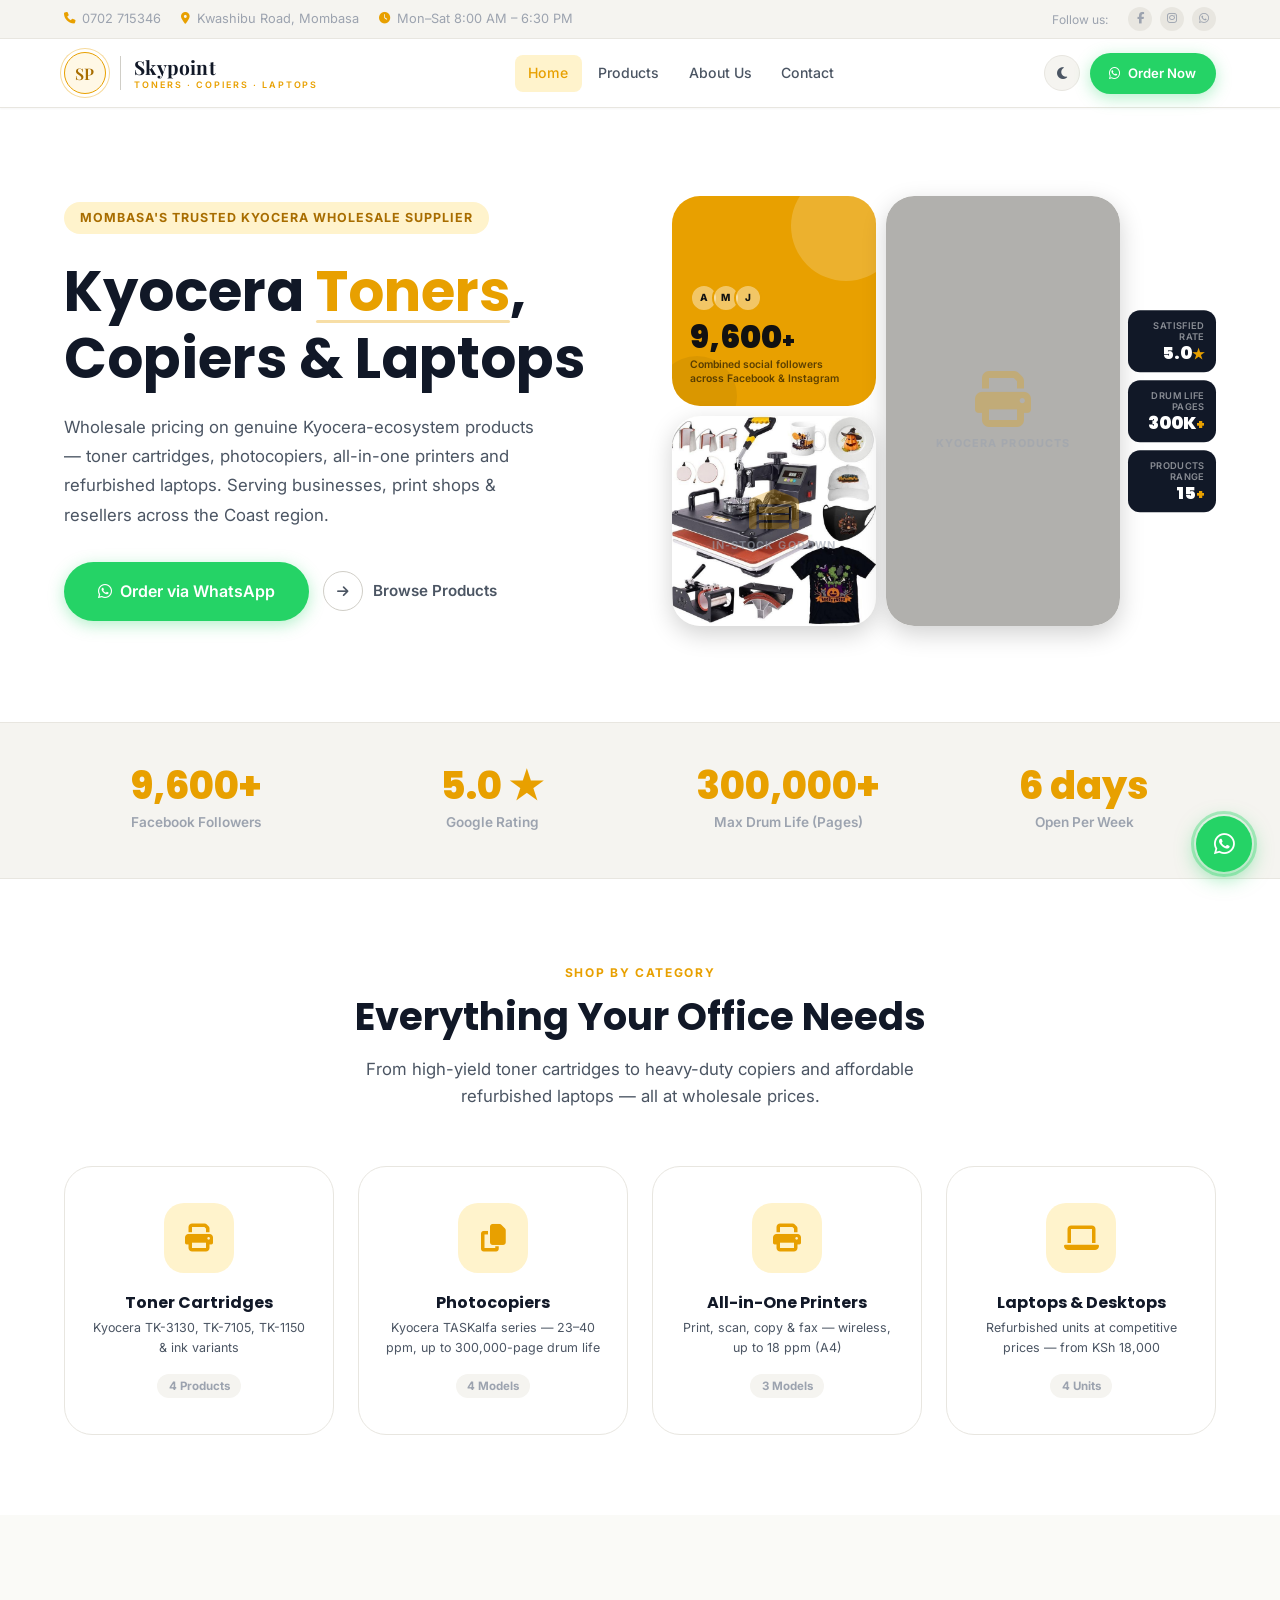
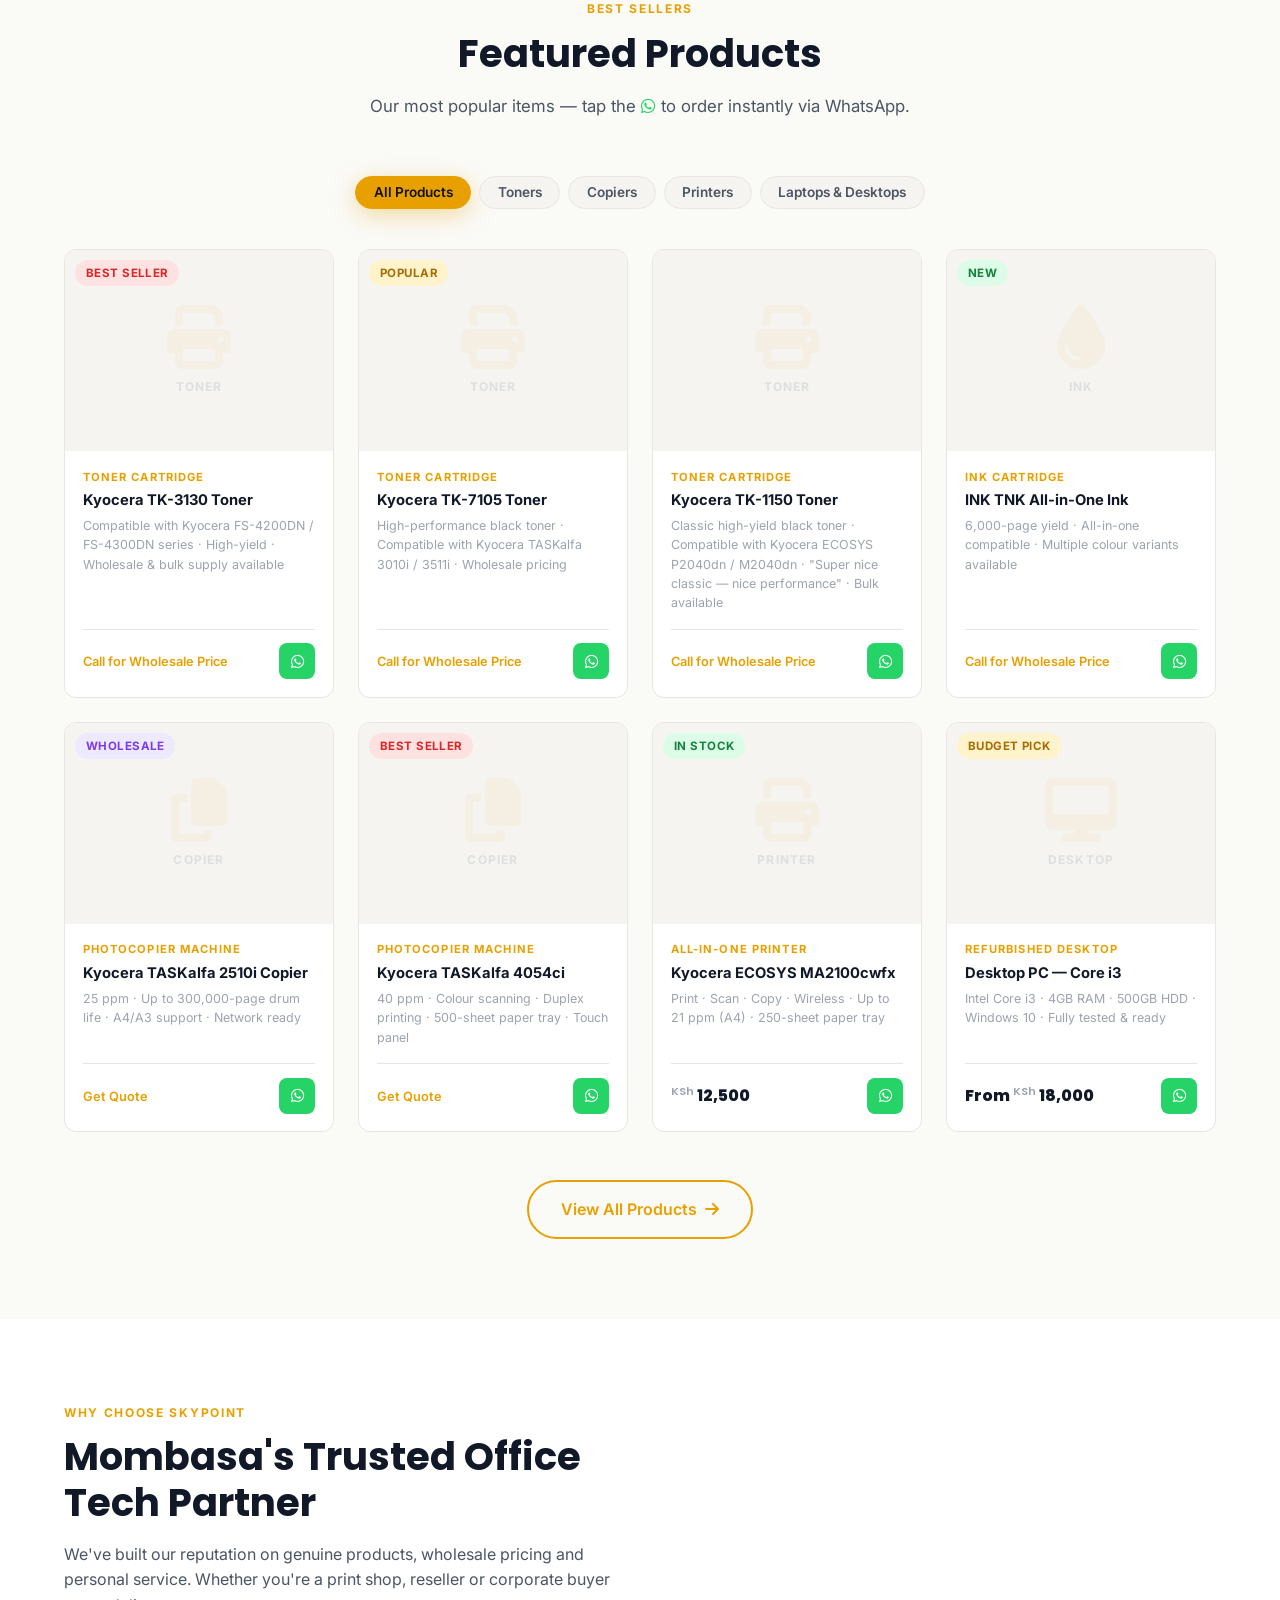
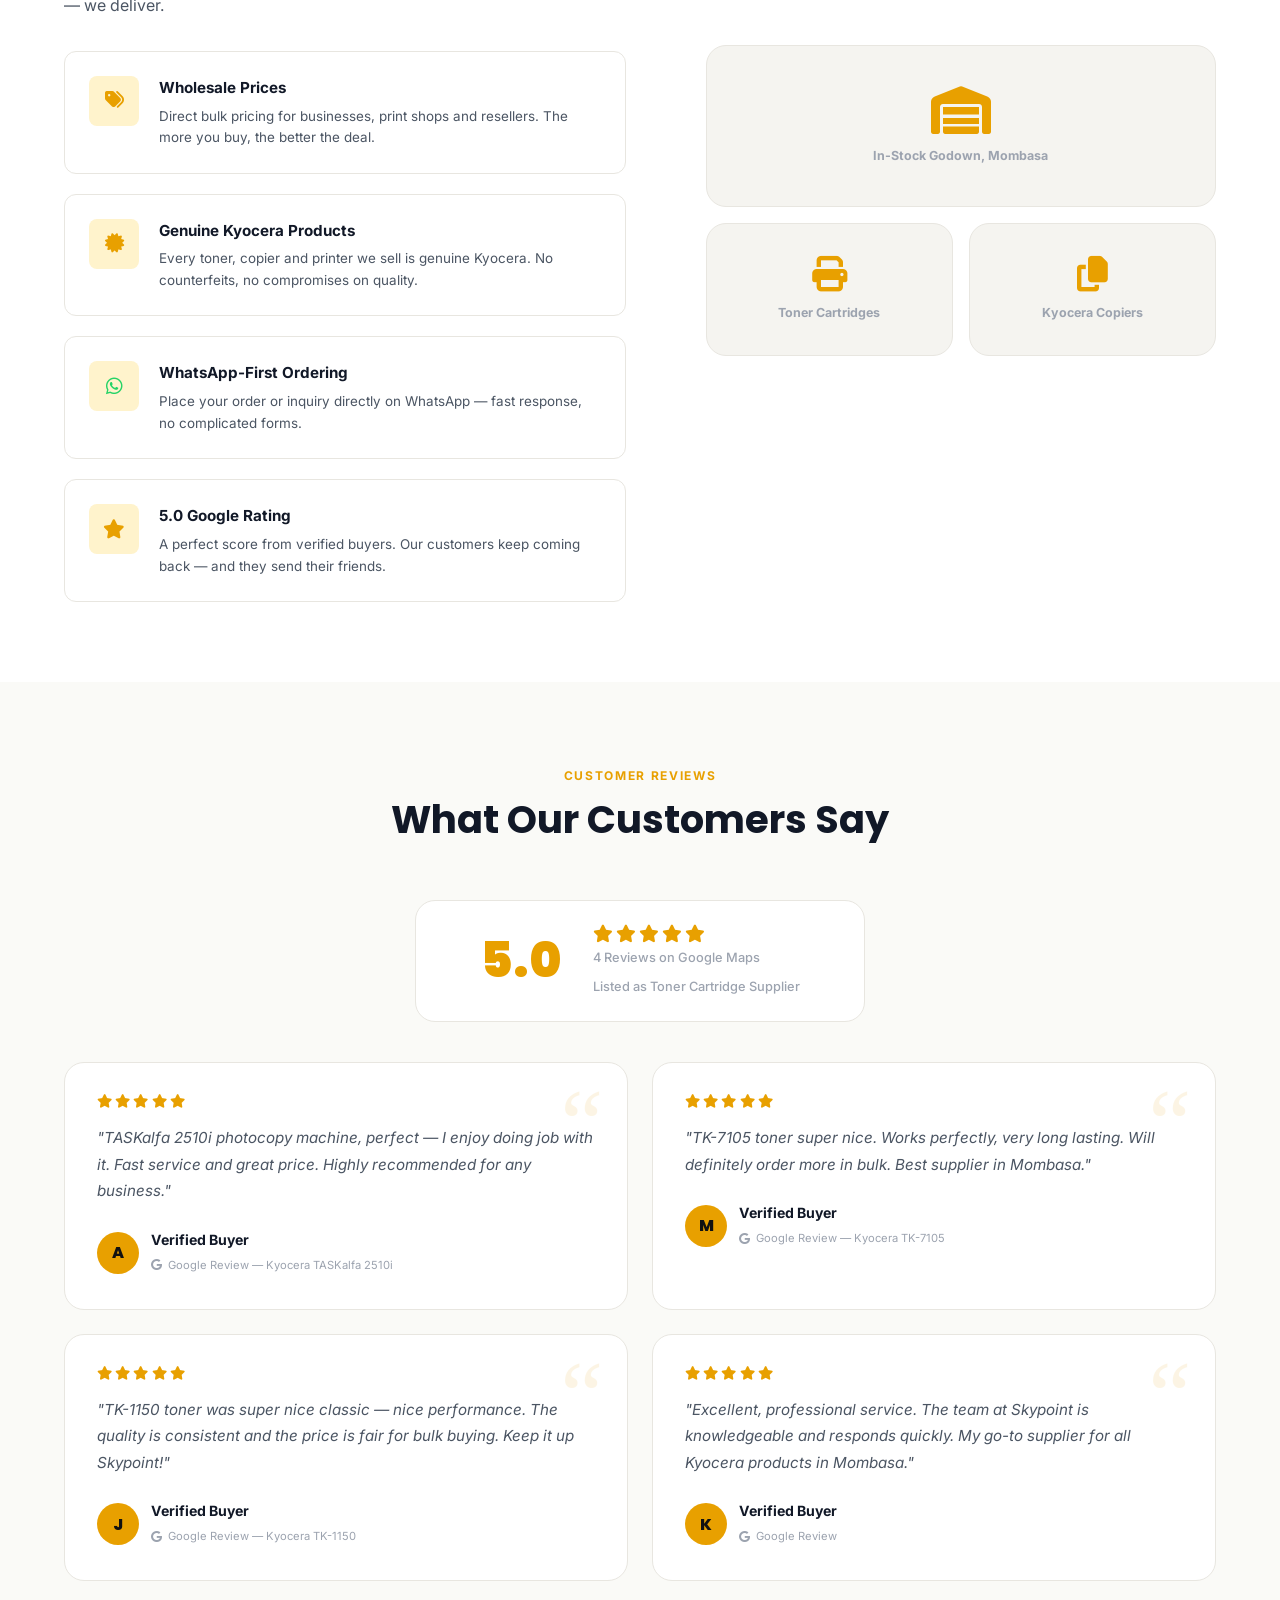
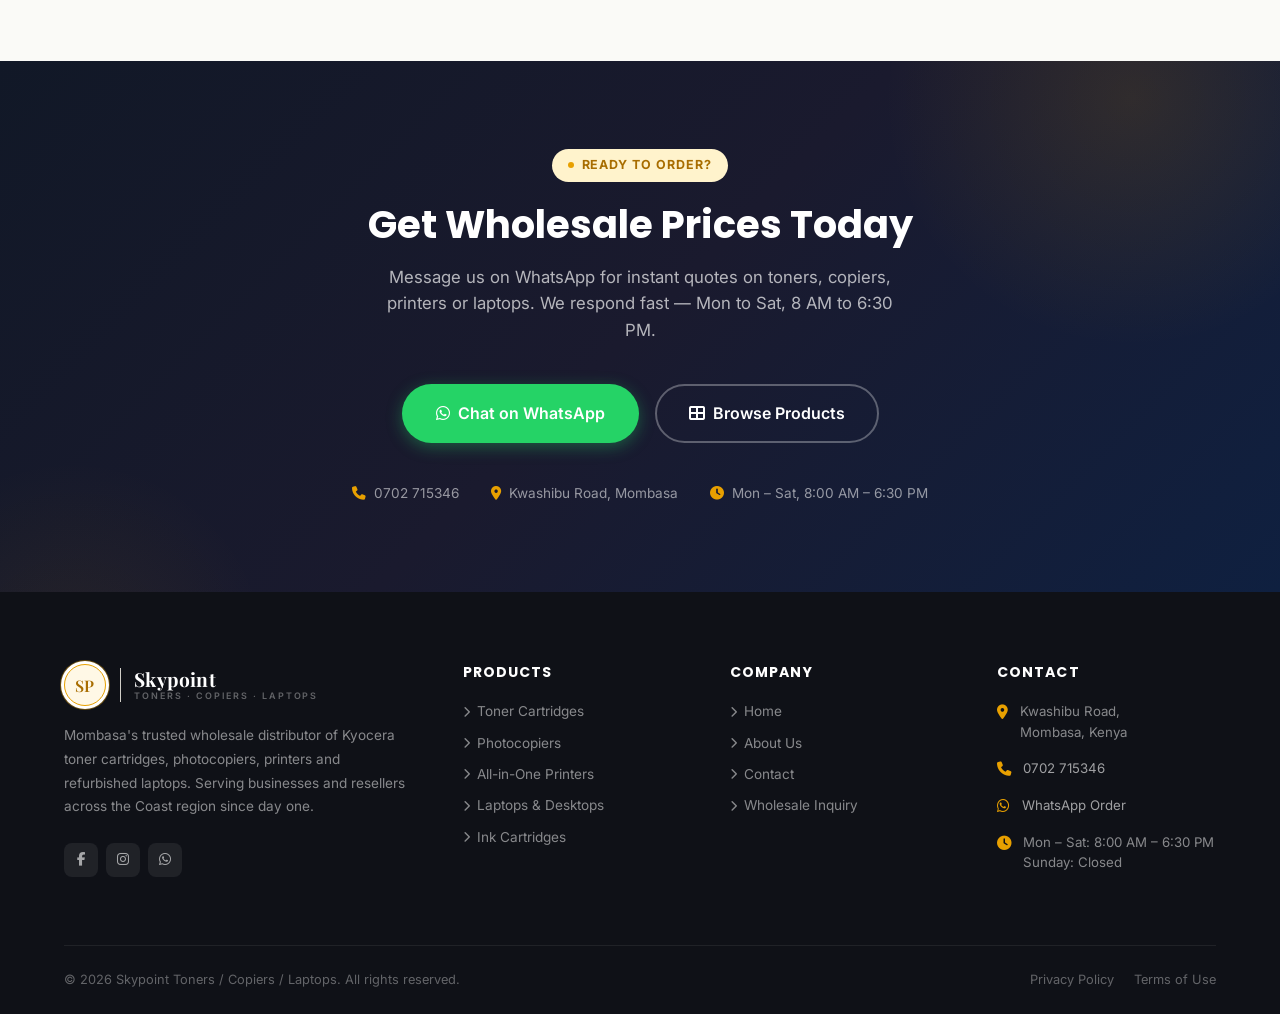
<file: index.html>
<!DOCTYPE html>
<html lang="en" data-theme="light">
<head>
  <meta charset="UTF-8">
  <meta name="viewport" content="width=device-width, initial-scale=1.0">
  <title>Skypoint — Kyocera Toners, Copiers & Laptops | Mombasa, Kenya</title>
  <meta name="description" content="Wholesale Kyocera toner cartridges, photocopiers, printers and refurbished laptops in Mombasa, Kenya. Skypoint — your trusted B2B supplier on Kwashibu Road. Order via WhatsApp.">
  <meta property="og:title" content="Skypoint — Kyocera Wholesale Supplier, Mombasa">
  <meta property="og:description" content="Wholesale Kyocera toners, copiers & laptops. Bulk pricing for businesses, print shops & resellers across the Coast region.">
  <meta property="og:type" content="website">
  <link rel="preconnect" href="https://fonts.googleapis.com">
  <link rel="preconnect" href="https://fonts.gstatic.com" crossorigin>
  <link href="https://fonts.googleapis.com/css2?family=Inter:wght@300;400;500;600;700;800&family=Poppins:wght@600;700;800;900&family=Playfair+Display:wght@600;700&display=swap" rel="stylesheet">
  <link rel="stylesheet" href="https://cdnjs.cloudflare.com/ajax/libs/font-awesome/6.5.0/css/all.min.css">
  <link rel="stylesheet" href="css/style.css?v=20261110">
</head>
<body>

  <!-- TOP BAR -->
  <div class="top-bar">
    <div class="container">
      <div class="top-bar-inner">
        <div class="top-bar-left">
          <a href="tel:+254702715346"><i class="fas fa-phone"></i> 0702 715346</a>
          <a href="#"><i class="fas fa-map-marker-alt"></i> Kwashibu Road, Mombasa</a>
          <a href="#"><i class="fas fa-clock"></i> Mon–Sat 8:00 AM – 6:30 PM</a>
        </div>
        <div class="top-bar-right">
          <span style="font-size:0.75rem; color:var(--text-muted);">Follow us:</span>
          <div class="top-bar-social">
            <a href="#" aria-label="Facebook"><i class="fab fa-facebook-f"></i></a>
            <a href="#" aria-label="Instagram"><i class="fab fa-instagram"></i></a>
            <a href="https://wa.me/254702715346" target="_blank" aria-label="WhatsApp"><i class="fab fa-whatsapp"></i></a>
          </div>
        </div>
      </div>
    </div>
  </div>

  <!-- HEADER -->
  <header class="header">
    <div class="container">
      <nav class="nav">
        <a href="index.html" class="logo">
          <div class="logo-icon">SP</div>
          <div class="logo-text">
            <span class="logo-name">Skypoint</span>
            <span class="logo-tagline">Toners · Copiers · Laptops</span>
          </div>
        </a>
        <div class="nav-links">
          <a href="index.html" class="active">Home</a>
          <a href="products.html">Products</a>
          <a href="about.html">About Us</a>
          <a href="contact.html">Contact</a>
        </div>
        <div class="nav-actions">
          <button class="theme-toggle" id="themeToggle" aria-label="Toggle dark mode">
            <i class="fas fa-moon"></i>
          </button>
          <a href="https://wa.me/254702715346" target="_blank" class="btn btn-whatsapp btn-sm">
            <i class="fab fa-whatsapp"></i> Order Now
          </a>
          <button class="menu-toggle" id="menuToggle" aria-label="Open menu">
            <i class="fas fa-bars"></i>
          </button>
        </div>
      </nav>
    </div>
  </header>

  <!-- MOBILE MENU -->
  <div class="mobile-menu" id="mobileMenu">
    <div class="mobile-menu-header">
      <a href="index.html" class="logo">
        <div class="logo-icon">SP</div>
        <div class="logo-text">
          <span class="logo-name">Skypoint</span>
          <span class="logo-tagline">Toners · Copiers · Laptops</span>
        </div>
      </a>
      <button class="mobile-menu-close" id="mobileMenuClose"><i class="fas fa-times"></i></button>
    </div>
    <nav class="mobile-nav-links">
      <a href="index.html"><i class="fas fa-home"></i> Home</a>
      <a href="products.html"><i class="fas fa-th-large"></i> Products</a>
      <a href="about.html"><i class="fas fa-info-circle"></i> About Us</a>
      <a href="contact.html"><i class="fas fa-map-marker-alt"></i> Contact</a>
    </nav>
    <div class="mobile-menu-footer">
      <a href="https://wa.me/254702715346" target="_blank" class="btn btn-whatsapp">
        <i class="fab fa-whatsapp"></i> Order via WhatsApp
      </a>
      <a href="tel:+254702715346" class="btn btn-secondary">
        <i class="fas fa-phone"></i> 0702 715346
      </a>
    </div>
  </div>

  <main>

    <!-- ======= HERO ======= -->
    <section class="hero">
      <div class="hero-video-bg" aria-hidden="true">
        <video id="heroBgVid" class="hero-bg-vid" muted loop playsinline preload="none">
          <source src="videos/hero.mp4" type="video/mp4">
        </video>
      </div>
      <div class="container">
        <div class="hero-grid">

          <!-- Left: copy -->
          <div class="hero-content">
            <div class="hero-overline">
              Mombasa's Trusted Kyocera Wholesale Supplier
            </div>
            <h1>
              Kyocera <span class="highlight">Toners</span>,<br>
              Copiers &amp; Laptops
            </h1>
            <p class="hero-desc">
              Wholesale pricing on genuine Kyocera-ecosystem products — toner cartridges, photocopiers, all-in-one printers and refurbished laptops. Serving businesses, print shops &amp; resellers across the Coast region.
            </p>
            <div class="hero-actions">
              <a href="https://wa.me/254702715346" target="_blank" class="btn btn-whatsapp btn-lg" data-wa-general>
                <i class="fab fa-whatsapp"></i> Order via WhatsApp
              </a>
              <a href="products.html" class="hero-secondary-cta">
                <span class="hero-arrow-btn"><i class="fas fa-arrow-right"></i></span>
                Browse Products
              </a>
            </div>
          </div>

          <!-- Right: photo mosaic -->
          <div class="hero-visual reveal-right">
            <div class="hv-mosaic">

              <!-- Top-left: followers stat card -->
              <div class="hv-accent-card">
                <div class="hv-avatar-row">
                  <span class="hv-avatar">A</span>
                  <span class="hv-avatar">M</span>
                  <span class="hv-avatar">J</span>
                </div>
                <div class="hv-big-num">9,600<span>+</span></div>
                <div class="hv-big-lbl">Combined social followers across Facebook &amp; Instagram</div>
              </div>

              <!-- Bottom-left: secondary photo -->
              <div class="hv-photo hv-photo-b">
                <img src="images/godown.jpg" alt="Skypoint In-Stock Godown — toners and copiers">
                <div class="hv-photo-inner">
                  <i class="fas fa-warehouse"></i>
                  <span>In-Stock Godown</span>
                </div>
              </div>

              <!-- Right (spans both rows): main photo -->
              <div class="hv-photo hv-photo-main">
                <video id="heroVid" class="hero-vid" muted loop playsinline preload="none">
                  <source src="videos/hero.mp4" type="video/mp4">
                </video>
                <div class="hv-photo-inner main" id="heroVidPlaceholder">
                  <i class="fas fa-print"></i>
                  <span>Kyocera Products</span>
                </div>
              </div>

              <!-- Floating stat cards (far right) -->
              <div class="hv-float-stats">
                <div class="hv-float-card">
                  <div class="hv-float-lbl">satisfied rate</div>
                  <div class="hv-float-num">5.0<span>★</span></div>
                </div>
                <div class="hv-float-card">
                  <div class="hv-float-lbl">drum life pages</div>
                  <div class="hv-float-num">300K<span>+</span></div>
                </div>
                <div class="hv-float-card">
                  <div class="hv-float-lbl">products range</div>
                  <div class="hv-float-num">15<span>+</span></div>
                </div>
              </div>

            </div>
          </div>

        </div>
      </div>
    </section>

    <!-- ======= STATS ======= -->
    <div class="stats-bar">
      <div class="container">
        <div class="stats-grid">
          <div class="stat-item reveal delay-1">
            <span class="stat-number" data-count="9600" data-suffix="+">0</span>
            <span class="stat-label">Facebook Followers</span>
          </div>
          <div class="stat-item reveal delay-2">
            <span class="stat-number" data-count="5" data-suffix=".0 ★">0</span>
            <span class="stat-label">Google Rating</span>
          </div>
          <div class="stat-item reveal delay-3">
            <span class="stat-number" data-count="300000" data-suffix="+">0</span>
            <span class="stat-label">Max Drum Life (Pages)</span>
          </div>
          <div class="stat-item reveal delay-4">
            <span class="stat-number" data-count="6" data-suffix=" days">0</span>
            <span class="stat-label">Open Per Week</span>
          </div>
        </div>
      </div>
    </div>

    <!-- ======= CATEGORIES ======= -->
    <section class="section">
      <div class="container">
        <div class="section-header">
          <div class="overline">Shop by Category</div>
          <h2>Everything Your Office Needs</h2>
          <p>From high-yield toner cartridges to heavy-duty copiers and affordable refurbished laptops — all at wholesale prices.</p>
        </div>
        <div class="categories-grid">
          <a href="products.html" class="category-card reveal delay-1">
            <div class="cat-icon"><i class="fas fa-print"></i></div>
            <h3>Toner Cartridges</h3>
            <p>Kyocera TK-3130, TK-7105, TK-1150 &amp; ink variants</p>
            <span class="cat-count">4 Products</span>
          </a>
          <a href="products.html" class="category-card reveal delay-2">
            <div class="cat-icon"><i class="fas fa-copy"></i></div>
            <h3>Photocopiers</h3>
            <p>Kyocera TASKalfa series — 23–40 ppm, up to 300,000-page drum life</p>
            <span class="cat-count">4 Models</span>
          </a>
          <a href="products.html" class="category-card reveal delay-3">
            <div class="cat-icon"><i class="fas fa-print"></i></div>
            <h3>All-in-One Printers</h3>
            <p>Print, scan, copy &amp; fax — wireless, up to 18 ppm (A4)</p>
            <span class="cat-count">3 Models</span>
          </a>
          <a href="products.html" class="category-card reveal delay-4">
            <div class="cat-icon"><i class="fas fa-laptop"></i></div>
            <h3>Laptops &amp; Desktops</h3>
            <p>Refurbished units at competitive prices — from KSh 18,000</p>
            <span class="cat-count">4 Units</span>
          </a>
        </div>
      </div>
    </section>

    <!-- ======= FEATURED PRODUCTS ======= -->
    <section class="section section-alt">
      <div class="container">
        <div class="section-header">
          <div class="overline">Best Sellers</div>
          <h2>Featured Products</h2>
          <p>Our most popular items — tap the <i class="fab fa-whatsapp" style="color:#25D366;"></i> to order instantly via WhatsApp.</p>
        </div>

        <!-- Filter tabs -->
        <div class="filter-tabs">
          <button class="filter-tab active" data-filter="all">All Products</button>
          <button class="filter-tab" data-filter="toner">Toners</button>
          <button class="filter-tab" data-filter="copier">Copiers</button>
          <button class="filter-tab" data-filter="printer">Printers</button>
          <button class="filter-tab" data-filter="laptop">Laptops &amp; Desktops</button>
        </div>

        <div class="products-grid">

          <!-- Toner 1 -->
          <div class="product-card reveal delay-1" data-category="toner">
            <div class="product-image">
              <div class="product-badges">
                <span class="badge badge-hot">Best Seller</span>
              </div>
              <div class="product-image-inner">
                <i class="fas fa-print"></i>
                <span>Toner</span>
              </div>
            </div>
            <div class="product-body">
              <div class="product-cat">Toner Cartridge</div>
              <div class="product-name">Kyocera TK-3130 Toner</div>
              <div class="product-specs">Compatible with Kyocera FS-4200DN / FS-4300DN series · High-yield · Wholesale &amp; bulk supply available</div>
              <div class="product-footer">
                <div class="product-price"><span class="quote">Call for Wholesale Price</span></div>
                <button class="product-wa-btn" data-wa-product="Kyocera TK-3130 Toner Cartridge" data-wa-price="" title="Order via WhatsApp">
                  <i class="fab fa-whatsapp"></i>
                </button>
              </div>
            </div>
          </div>

          <!-- Toner 2 -->
          <div class="product-card reveal delay-2" data-category="toner">
            <div class="product-image">
              <div class="product-badges">
                <span class="badge badge-accent">Popular</span>
              </div>
              <div class="product-image-inner">
                <i class="fas fa-print"></i>
                <span>Toner</span>
              </div>
            </div>
            <div class="product-body">
              <div class="product-cat">Toner Cartridge</div>
              <div class="product-name">Kyocera TK-7105 Toner</div>
              <div class="product-specs">High-performance black toner · Compatible with Kyocera TASKalfa 3010i / 3511i · Wholesale pricing</div>
              <div class="product-footer">
                <div class="product-price"><span class="quote">Call for Wholesale Price</span></div>
                <button class="product-wa-btn" data-wa-product="Kyocera TK-7105 Toner Cartridge" data-wa-price="" title="Order via WhatsApp">
                  <i class="fab fa-whatsapp"></i>
                </button>
              </div>
            </div>
          </div>

          <!-- Toner 3 -->
          <div class="product-card reveal delay-3" data-category="toner">
            <div class="product-image">
              <div class="product-image-inner">
                <i class="fas fa-print"></i>
                <span>Toner</span>
              </div>
            </div>
            <div class="product-body">
              <div class="product-cat">Toner Cartridge</div>
              <div class="product-name">Kyocera TK-1150 Toner</div>
              <div class="product-specs">Classic high-yield black toner · Compatible with Kyocera ECOSYS P2040dn / M2040dn · "Super nice classic — nice performance" · Bulk available</div>
              <div class="product-footer">
                <div class="product-price"><span class="quote">Call for Wholesale Price</span></div>
                <button class="product-wa-btn" data-wa-product="Kyocera TK-1150 Toner Cartridge" data-wa-price="" title="Order via WhatsApp">
                  <i class="fab fa-whatsapp"></i>
                </button>
              </div>
            </div>
          </div>

          <!-- Ink -->
          <div class="product-card reveal delay-4" data-category="toner">
            <div class="product-image">
              <div class="product-badges">
                <span class="badge badge-new">New</span>
              </div>
              <div class="product-image-inner">
                <i class="fas fa-tint"></i>
                <span>Ink</span>
              </div>
            </div>
            <div class="product-body">
              <div class="product-cat">Ink Cartridge</div>
              <div class="product-name">INK TNK All-in-One Ink</div>
              <div class="product-specs">6,000-page yield · All-in-one compatible · Multiple colour variants available</div>
              <div class="product-footer">
                <div class="product-price"><span class="quote">Call for Wholesale Price</span></div>
                <button class="product-wa-btn" data-wa-product="INK TNK All-in-One Ink Cartridge (6000 pages)" data-wa-price="" title="Order via WhatsApp">
                  <i class="fab fa-whatsapp"></i>
                </button>
              </div>
            </div>
          </div>

          <!-- Copier 1 -->
          <div class="product-card reveal delay-1" data-category="copier">
            <div class="product-image">
              <div class="product-badges">
                <span class="badge badge-bulk">Wholesale</span>
              </div>
              <div class="product-image-inner">
                <i class="fas fa-copy"></i>
                <span>Copier</span>
              </div>
            </div>
            <div class="product-body">
              <div class="product-cat">Photocopier Machine</div>
              <div class="product-name">Kyocera TASKalfa 2510i Copier</div>
              <div class="product-specs">25 ppm · Up to 300,000-page drum life · A4/A3 support · Network ready</div>
              <div class="product-footer">
                <div class="product-price"><span class="quote">Get Quote</span></div>
                <button class="product-wa-btn" data-wa-product="Kyocera TASKalfa 2510i Photocopier" data-wa-price="" title="Order via WhatsApp">
                  <i class="fab fa-whatsapp"></i>
                </button>
              </div>
            </div>
          </div>

          <!-- Copier 2 -->
          <div class="product-card reveal delay-2" data-category="copier">
            <div class="product-image">
              <div class="product-badges">
                <span class="badge badge-hot">Best Seller</span>
              </div>
              <div class="product-image-inner">
                <i class="fas fa-copy"></i>
                <span>Copier</span>
              </div>
            </div>
            <div class="product-body">
              <div class="product-cat">Photocopier Machine</div>
              <div class="product-name">Kyocera TASKalfa 4054ci</div>
              <div class="product-specs">40 ppm · Colour scanning · Duplex printing · 500-sheet paper tray · Touch panel</div>
              <div class="product-footer">
                <div class="product-price"><span class="quote">Get Quote</span></div>
                <button class="product-wa-btn" data-wa-product="Kyocera TASKalfa 4054ci Copier" data-wa-price="" title="Order via WhatsApp">
                  <i class="fab fa-whatsapp"></i>
                </button>
              </div>
            </div>
          </div>

          <!-- Printer -->
          <div class="product-card reveal delay-3" data-category="printer">
            <div class="product-image">
              <div class="product-badges">
                <span class="badge badge-new">In Stock</span>
              </div>
              <div class="product-image-inner">
                <i class="fas fa-print"></i>
                <span>Printer</span>
              </div>
            </div>
            <div class="product-body">
              <div class="product-cat">All-in-One Printer</div>
              <div class="product-name">Kyocera ECOSYS MA2100cwfx</div>
              <div class="product-specs">Print · Scan · Copy · Wireless · Up to 21 ppm (A4) · 250-sheet paper tray</div>
              <div class="product-footer">
                <div class="product-price"><span class="ksh">KSh</span> 12,500</div>
                <button class="product-wa-btn" data-wa-product="Kyocera ECOSYS MA2100cwfx All-in-One Printer" data-wa-price="KSh 12,500" title="Order via WhatsApp">
                  <i class="fab fa-whatsapp"></i>
                </button>
              </div>
            </div>
          </div>

          <!-- Laptop -->
          <div class="product-card reveal delay-4" data-category="laptop">
            <div class="product-image">
              <div class="product-badges">
                <span class="badge badge-accent">Budget Pick</span>
              </div>
              <div class="product-image-inner">
                <i class="fas fa-desktop"></i>
                <span>Desktop</span>
              </div>
            </div>
            <div class="product-body">
              <div class="product-cat">Refurbished Desktop</div>
              <div class="product-name">Desktop PC — Core i3</div>
              <div class="product-specs">Intel Core i3 · 4GB RAM · 500GB HDD · Windows 10 · Fully tested &amp; ready</div>
              <div class="product-footer">
                <div class="product-price">From <span class="ksh">KSh</span> 18,000</div>
                <button class="product-wa-btn" data-wa-product="Refurbished Desktop PC (Core i3, 4GB, 500GB)" data-wa-price="From KSh 18,000" title="Order via WhatsApp">
                  <i class="fab fa-whatsapp"></i>
                </button>
              </div>
            </div>
          </div>

        </div>

        <div class="view-all-wrap">
          <a href="products.html" class="btn btn-outline-accent btn-lg">
            View All Products <i class="fas fa-arrow-right"></i>
          </a>
        </div>
      </div>
    </section>

    <!-- ======= WHY CHOOSE US ======= -->
    <section class="section">
      <div class="container">
        <div class="why-grid">
          <div>
            <div class="overline" style="display:inline-block;font-size:0.75rem;font-weight:700;letter-spacing:0.14em;text-transform:uppercase;color:var(--accent);margin-bottom:0.75rem;">Why Choose Skypoint</div>
            <h2 style="margin-bottom:1rem;">Mombasa's Trusted Office Tech Partner</h2>
            <p style="margin-bottom:2rem;">We've built our reputation on genuine products, wholesale pricing and personal service. Whether you're a print shop, reseller or corporate buyer — we deliver.</p>
            <div class="why-features">
              <div class="why-feature reveal">
                <div class="wf-icon"><i class="fas fa-tags"></i></div>
                <div>
                  <div class="wf-title">Wholesale Prices</div>
                  <p class="wf-desc">Direct bulk pricing for businesses, print shops and resellers. The more you buy, the better the deal.</p>
                </div>
              </div>
              <div class="why-feature reveal delay-1">
                <div class="wf-icon"><i class="fas fa-certificate"></i></div>
                <div>
                  <div class="wf-title">Genuine Kyocera Products</div>
                  <p class="wf-desc">Every toner, copier and printer we sell is genuine Kyocera. No counterfeits, no compromises on quality.</p>
                </div>
              </div>
              <div class="why-feature reveal delay-2">
                <div class="wf-icon"><i class="fab fa-whatsapp" style="color:#25D366;"></i></div>
                <div>
                  <div class="wf-title">WhatsApp-First Ordering</div>
                  <p class="wf-desc">Place your order or inquiry directly on WhatsApp — fast response, no complicated forms.</p>
                </div>
              </div>
              <div class="why-feature reveal delay-3">
                <div class="wf-icon"><i class="fas fa-star"></i></div>
                <div>
                  <div class="wf-title">5.0 Google Rating</div>
                  <p class="wf-desc">A perfect score from verified buyers. Our customers keep coming back — and they send their friends.</p>
                </div>
              </div>
            </div>
          </div>
          <div class="why-visual reveal-right">
            <div class="why-img">
              <i class="fas fa-warehouse"></i>
              <span>In-Stock Godown, Mombasa</span>
            </div>
            <div class="why-img">
              <i class="fas fa-print"></i>
              <span>Toner Cartridges</span>
            </div>
            <div class="why-img">
              <i class="fas fa-copy"></i>
              <span>Kyocera Copiers</span>
            </div>
          </div>
        </div>
      </div>
    </section>

    <!-- ======= TESTIMONIALS ======= -->
    <section class="section section-alt">
      <div class="container">
        <div class="section-header">
          <div class="overline">Customer Reviews</div>
          <h2>What Our Customers Say</h2>
        </div>

        <!-- Google rating badge -->
        <div class="google-rating reveal-scale">
          <div class="gr-score">5.0</div>
          <div class="gr-info">
            <div class="gr-stars">
              <i class="fas fa-star"></i><i class="fas fa-star"></i>
              <i class="fas fa-star"></i><i class="fas fa-star"></i><i class="fas fa-star"></i>
            </div>
            <div class="gr-label">4 Reviews on Google Maps</div>
            <div class="gr-label" style="margin-top:0.2rem;color:var(--text-muted);">Listed as Toner Cartridge Supplier</div>
          </div>
        </div>

        <div class="testimonials-grid">
          <div class="testimonial-card reveal delay-1">
            <div class="t-stars">
              <i class="fas fa-star"></i><i class="fas fa-star"></i><i class="fas fa-star"></i>
              <i class="fas fa-star"></i><i class="fas fa-star"></i>
            </div>
            <p class="t-text">"TASKalfa 2510i photocopy machine, perfect — I enjoy doing job with it. Fast service and great price. Highly recommended for any business."</p>
            <div class="t-author">
              <div class="t-avatar">A</div>
              <div>
                <div class="t-name">Verified Buyer</div>
                <div class="t-google"><i class="fab fa-google"></i> Google Review — Kyocera TASKalfa 2510i</div>
              </div>
            </div>
          </div>
          <div class="testimonial-card reveal delay-2">
            <div class="t-stars">
              <i class="fas fa-star"></i><i class="fas fa-star"></i><i class="fas fa-star"></i>
              <i class="fas fa-star"></i><i class="fas fa-star"></i>
            </div>
            <p class="t-text">"TK-7105 toner super nice. Works perfectly, very long lasting. Will definitely order more in bulk. Best supplier in Mombasa."</p>
            <div class="t-author">
              <div class="t-avatar">M</div>
              <div>
                <div class="t-name">Verified Buyer</div>
                <div class="t-google"><i class="fab fa-google"></i> Google Review — Kyocera TK-7105</div>
              </div>
            </div>
          </div>
          <div class="testimonial-card reveal delay-3">
            <div class="t-stars">
              <i class="fas fa-star"></i><i class="fas fa-star"></i><i class="fas fa-star"></i>
              <i class="fas fa-star"></i><i class="fas fa-star"></i>
            </div>
            <p class="t-text">"TK-1150 toner was super nice classic — nice performance. The quality is consistent and the price is fair for bulk buying. Keep it up Skypoint!"</p>
            <div class="t-author">
              <div class="t-avatar">J</div>
              <div>
                <div class="t-name">Verified Buyer</div>
                <div class="t-google"><i class="fab fa-google"></i> Google Review — Kyocera TK-1150</div>
              </div>
            </div>
          </div>
          <div class="testimonial-card reveal delay-4">
            <div class="t-stars">
              <i class="fas fa-star"></i><i class="fas fa-star"></i><i class="fas fa-star"></i>
              <i class="fas fa-star"></i><i class="fas fa-star"></i>
            </div>
            <p class="t-text">"Excellent, professional service. The team at Skypoint is knowledgeable and responds quickly. My go-to supplier for all Kyocera products in Mombasa."</p>
            <div class="t-author">
              <div class="t-avatar">K</div>
              <div>
                <div class="t-name">Verified Buyer</div>
                <div class="t-google"><i class="fab fa-google"></i> Google Review</div>
              </div>
            </div>
          </div>
        </div>
      </div>
    </section>

    <!-- ======= CTA BANNER ======= -->
    <section class="cta-banner">
      <div class="container">
        <div class="cta-content">
          <div class="hero-overline" style="justify-content:center; margin-bottom:1.25rem;">
            <div class="dot"></div>
            Ready to Order?
          </div>
          <h2>Get Wholesale Prices Today</h2>
          <p>Message us on WhatsApp for instant quotes on toners, copiers, printers or laptops. We respond fast — Mon to Sat, 8 AM to 6:30 PM.</p>
          <div class="cta-actions">
            <a href="https://wa.me/254702715346?text=Hello%20Skypoint!%20I'd%20like%20to%20inquire%20about%20wholesale%20pricing." target="_blank" class="btn btn-whatsapp btn-lg">
              <i class="fab fa-whatsapp"></i> Chat on WhatsApp
            </a>
            <a href="products.html" class="btn btn-outline-accent btn-lg" style="border-color:rgba(255,255,255,0.3); color:#fff;">
              <i class="fas fa-th-large"></i> Browse Products
            </a>
          </div>
          <div class="cta-meta">
            <div class="cta-meta-item"><i class="fas fa-phone"></i> 0702 715346</div>
            <div class="cta-meta-item"><i class="fas fa-map-marker-alt"></i> Kwashibu Road, Mombasa</div>
            <div class="cta-meta-item"><i class="fas fa-clock"></i> Mon – Sat, 8:00 AM – 6:30 PM</div>
          </div>
        </div>
      </div>
    </section>

  </main>

  <!-- FOOTER -->
  <footer class="footer">
    <div class="container">
      <div class="footer-grid">
        <div class="footer-brand">
          <div class="logo">
            <div class="logo-icon">SP</div>
            <div class="logo-text">
              <span class="logo-name">Skypoint</span>
              <span class="logo-tagline">Toners · Copiers · Laptops</span>
            </div>
          </div>
          <p>Mombasa's trusted wholesale distributor of Kyocera toner cartridges, photocopiers, printers and refurbished laptops. Serving businesses and resellers across the Coast region since day one.</p>
          <div class="footer-social">
            <a href="#" aria-label="Facebook"><i class="fab fa-facebook-f"></i></a>
            <a href="#" aria-label="Instagram"><i class="fab fa-instagram"></i></a>
            <a href="https://wa.me/254702715346" target="_blank" aria-label="WhatsApp"><i class="fab fa-whatsapp"></i></a>
          </div>
        </div>
        <div class="footer-col">
          <h4>Products</h4>
          <ul>
            <li><a href="products.html"><i class="fas fa-chevron-right"></i> Toner Cartridges</a></li>
            <li><a href="products.html"><i class="fas fa-chevron-right"></i> Photocopiers</a></li>
            <li><a href="products.html"><i class="fas fa-chevron-right"></i> All-in-One Printers</a></li>
            <li><a href="products.html"><i class="fas fa-chevron-right"></i> Laptops &amp; Desktops</a></li>
            <li><a href="products.html"><i class="fas fa-chevron-right"></i> Ink Cartridges</a></li>
          </ul>
        </div>
        <div class="footer-col">
          <h4>Company</h4>
          <ul>
            <li><a href="index.html"><i class="fas fa-chevron-right"></i> Home</a></li>
            <li><a href="about.html"><i class="fas fa-chevron-right"></i> About Us</a></li>
            <li><a href="contact.html"><i class="fas fa-chevron-right"></i> Contact</a></li>
            <li><a href="https://wa.me/254702715346" target="_blank"><i class="fas fa-chevron-right"></i> Wholesale Inquiry</a></li>
          </ul>
        </div>
        <div class="footer-col">
          <h4>Contact</h4>
          <div class="footer-contact-item">
            <i class="fas fa-map-marker-alt"></i>
            <span>Kwashibu Road,<br>Mombasa, Kenya</span>
          </div>
          <div class="footer-contact-item">
            <i class="fas fa-phone"></i>
            <span><a href="tel:+254702715346">0702 715346</a></span>
          </div>
          <div class="footer-contact-item">
            <i class="fab fa-whatsapp"></i>
            <span><a href="https://wa.me/254702715346" target="_blank">WhatsApp Order</a></span>
          </div>
          <div class="footer-contact-item">
            <i class="fas fa-clock"></i>
            <span>Mon – Sat: 8:00 AM – 6:30 PM<br>Sunday: Closed</span>
          </div>
        </div>
      </div>
      <div class="footer-bottom">
        <p>&copy; 2026 Skypoint Toners / Copiers / Laptops. All rights reserved.</p>
        <div class="footer-bottom-links">
          <a href="#">Privacy Policy</a>
          <a href="#">Terms of Use</a>
        </div>
      </div>
    </div>
  </footer>

  <!-- WHATSAPP FLOAT -->
  <div class="wa-float">
    <div class="wa-float-tooltip">Chat with us on WhatsApp</div>
    <a href="https://wa.me/254702715346?text=Hello%20Skypoint!%20I'd%20like%20to%20place%20an%20order." target="_blank" class="wa-float-btn" aria-label="Order on WhatsApp">
      <i class="fab fa-whatsapp"></i>
    </a>
  </div>

  <!-- BACK TO TOP -->
  <button class="back-to-top" id="backToTop" aria-label="Back to top">
    <i class="fas fa-chevron-up"></i>
  </button>

  <script src="js/main.js"></script>
</body>
</html>
</file>
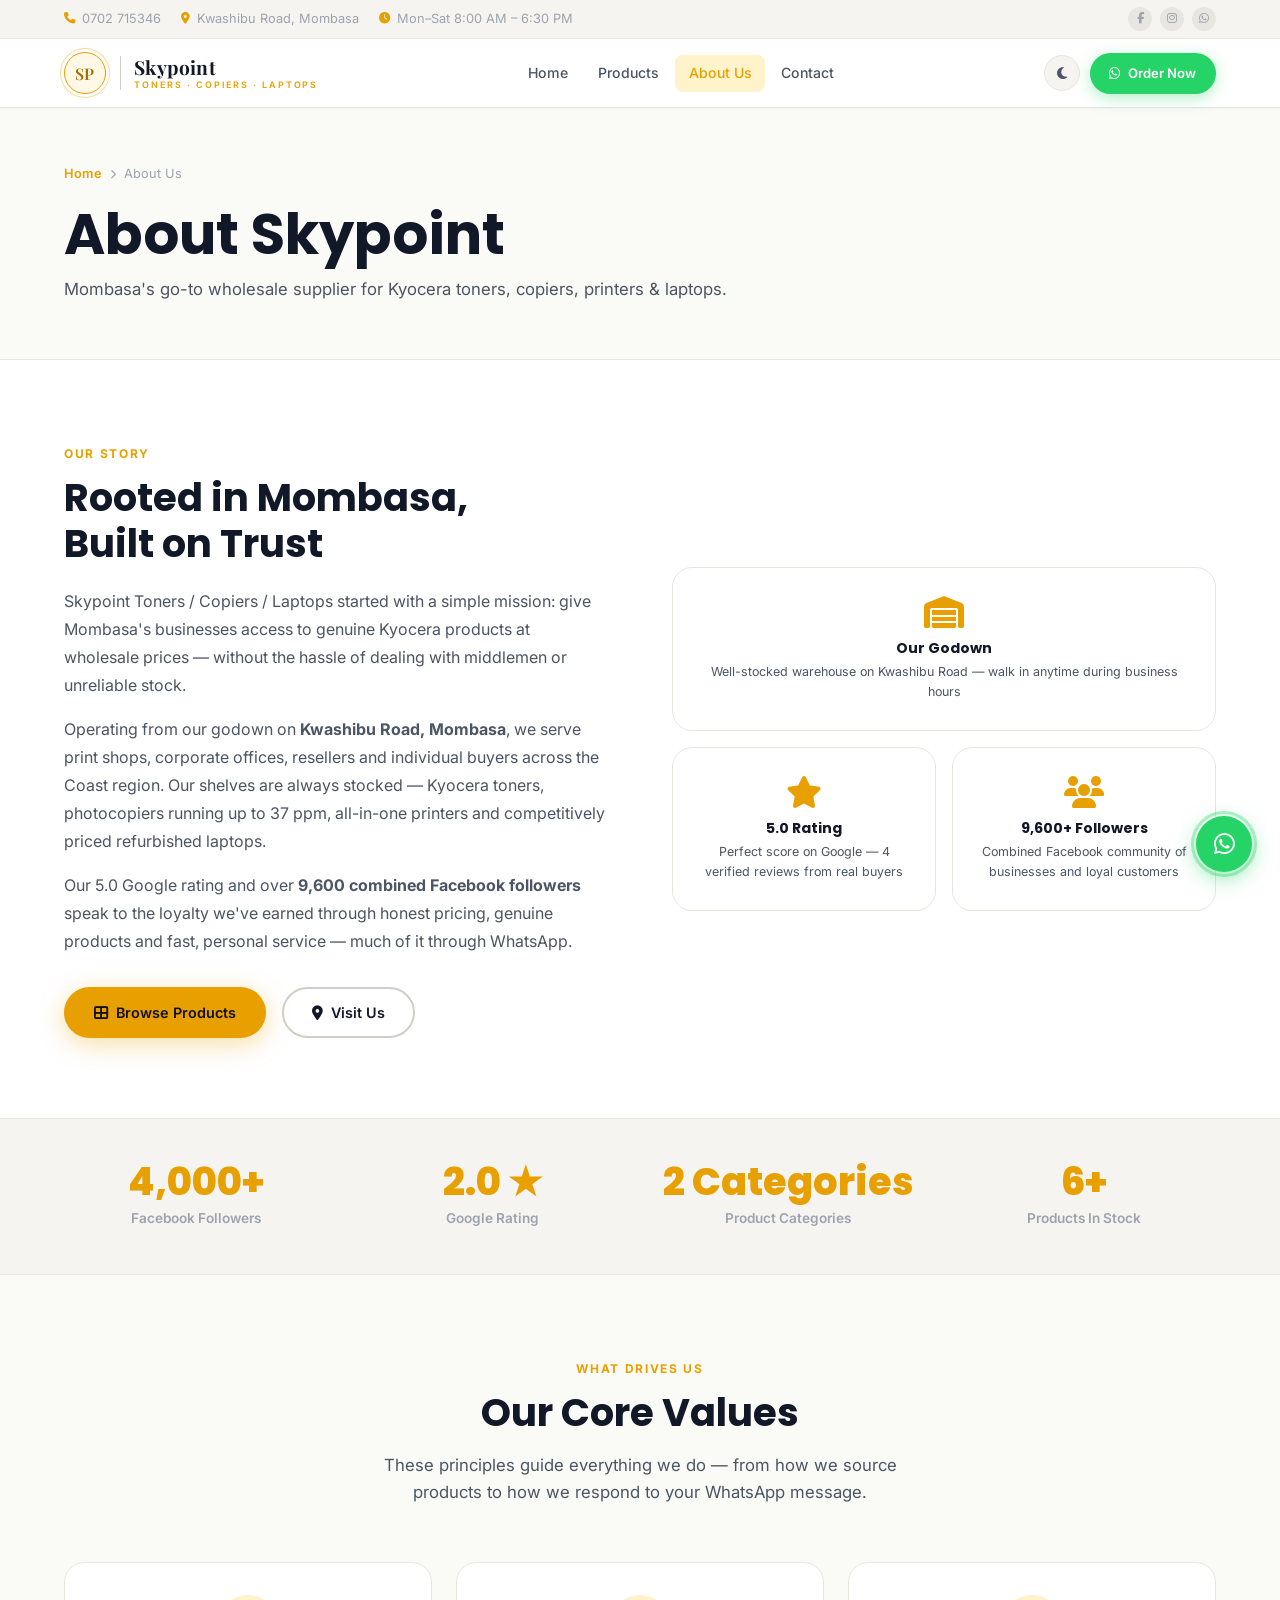
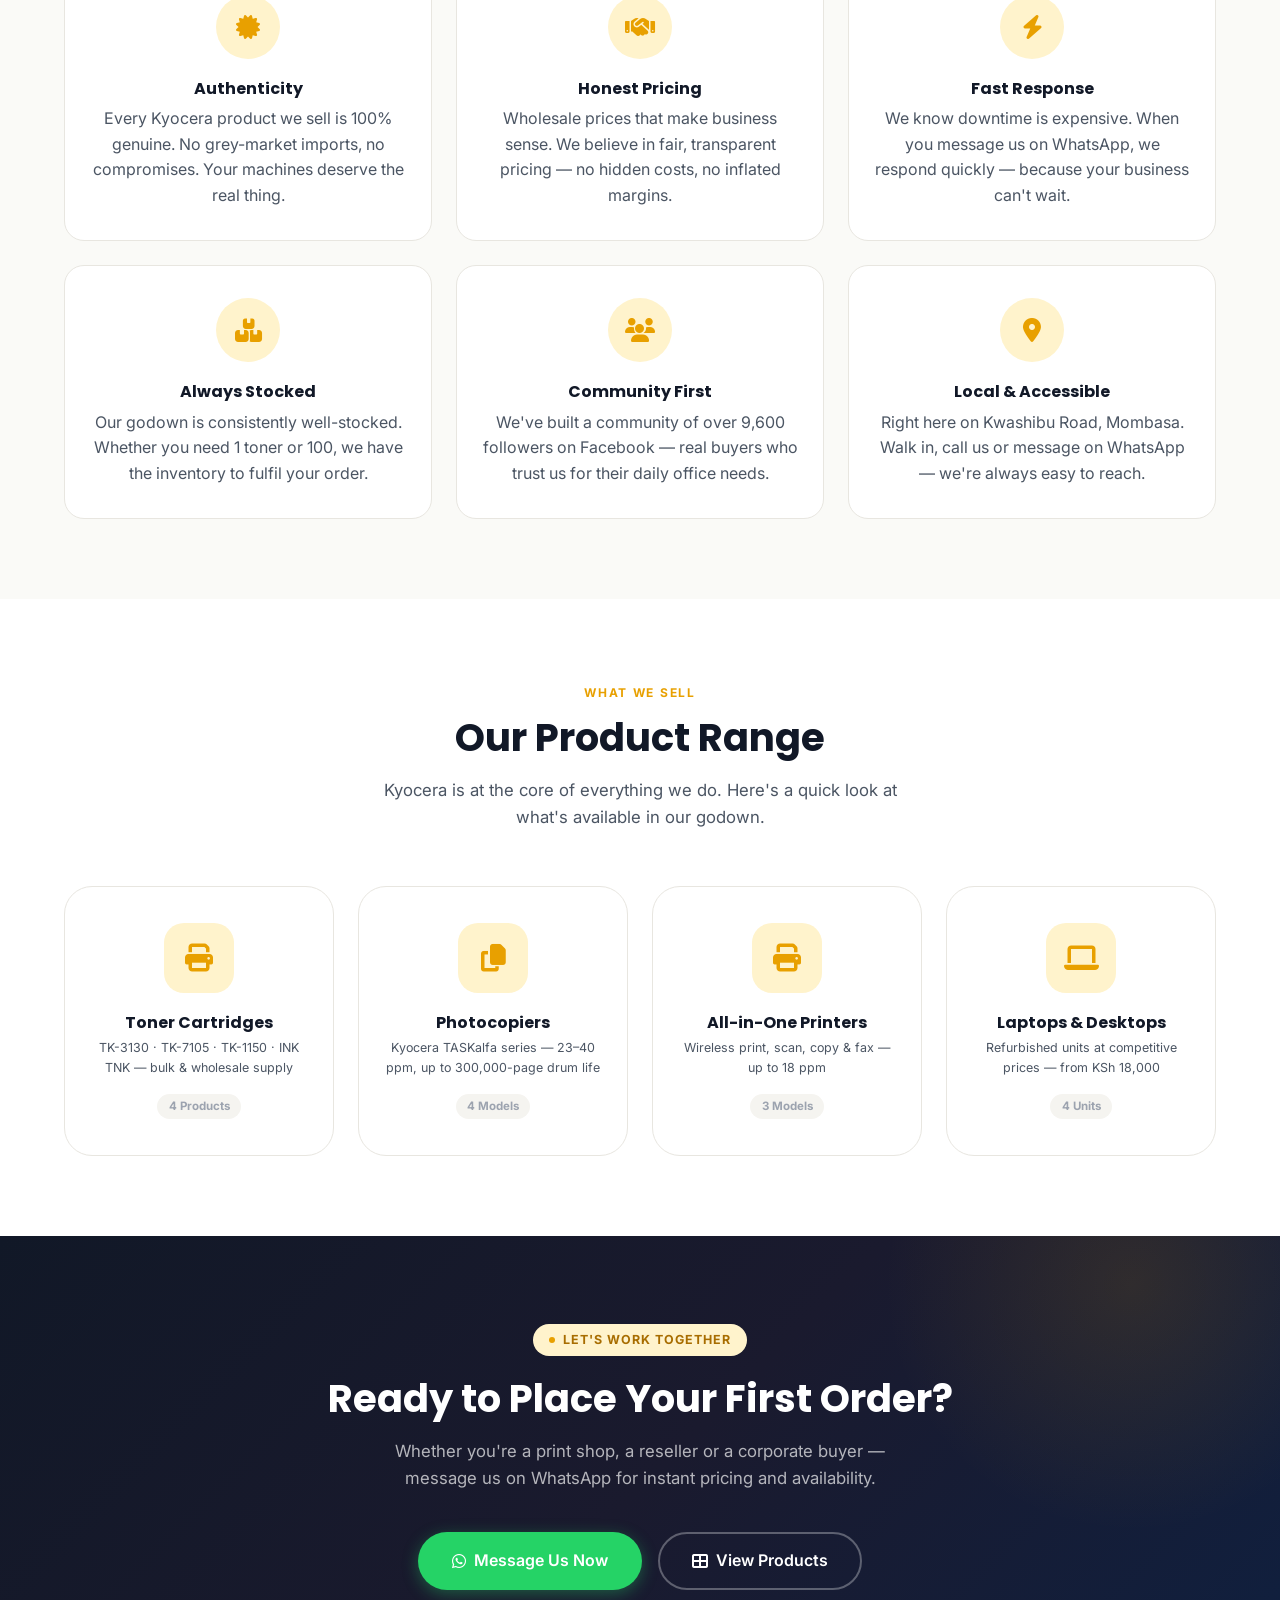
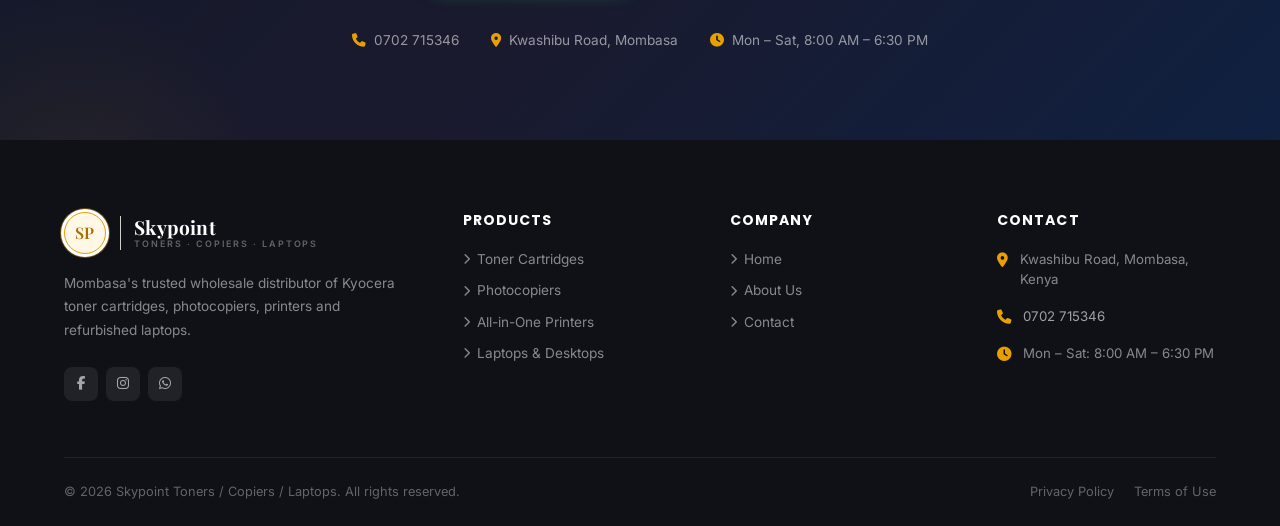
<file: about.html>
<!DOCTYPE html>
<html lang="en" data-theme="light">
<head>
  <meta charset="UTF-8">
  <meta name="viewport" content="width=device-width, initial-scale=1.0">
  <title>About Us — Skypoint Toners, Copiers &amp; Laptops | Mombasa</title>
  <meta name="description" content="Skypoint is Mombasa's trusted wholesale distributor of Kyocera toners, copiers, printers and laptops. Learn about our story, values and what drives us.">
  <link rel="preconnect" href="https://fonts.googleapis.com">
  <link rel="preconnect" href="https://fonts.gstatic.com" crossorigin>
  <link href="https://fonts.googleapis.com/css2?family=Inter:wght@300;400;500;600;700;800&family=Poppins:wght@600;700;800;900&family=Playfair+Display:wght@600;700&display=swap" rel="stylesheet">
  <link rel="stylesheet" href="https://cdnjs.cloudflare.com/ajax/libs/font-awesome/6.5.0/css/all.min.css">
  <link rel="stylesheet" href="css/style.css?v=20261110">
</head>
<body>

  <!-- TOP BAR -->
  <div class="top-bar">
    <div class="container">
      <div class="top-bar-inner">
        <div class="top-bar-left">
          <a href="tel:+254702715346"><i class="fas fa-phone"></i> 0702 715346</a>
          <a href="#"><i class="fas fa-map-marker-alt"></i> Kwashibu Road, Mombasa</a>
          <a href="#"><i class="fas fa-clock"></i> Mon–Sat 8:00 AM – 6:30 PM</a>
        </div>
        <div class="top-bar-right">
          <div class="top-bar-social">
            <a href="#" aria-label="Facebook"><i class="fab fa-facebook-f"></i></a>
            <a href="#" aria-label="Instagram"><i class="fab fa-instagram"></i></a>
            <a href="https://wa.me/254702715346" target="_blank" aria-label="WhatsApp"><i class="fab fa-whatsapp"></i></a>
          </div>
        </div>
      </div>
    </div>
  </div>

  <!-- HEADER -->
  <header class="header">
    <div class="container">
      <nav class="nav">
        <a href="index.html" class="logo">
          <div class="logo-icon">SP</div>
          <div class="logo-text">
            <span class="logo-name">Skypoint</span>
            <span class="logo-tagline">Toners · Copiers · Laptops</span>
          </div>
        </a>
        <div class="nav-links">
          <a href="index.html">Home</a>
          <a href="products.html">Products</a>
          <a href="about.html" class="active">About Us</a>
          <a href="contact.html">Contact</a>
        </div>
        <div class="nav-actions">
          <button class="theme-toggle" id="themeToggle" aria-label="Toggle dark mode">
            <i class="fas fa-moon"></i>
          </button>
          <a href="https://wa.me/254702715346" target="_blank" class="btn btn-whatsapp btn-sm">
            <i class="fab fa-whatsapp"></i> Order Now
          </a>
          <button class="menu-toggle" id="menuToggle" aria-label="Open menu">
            <i class="fas fa-bars"></i>
          </button>
        </div>
      </nav>
    </div>
  </header>

  <!-- MOBILE MENU -->
  <div class="mobile-menu" id="mobileMenu">
    <div class="mobile-menu-header">
      <a href="index.html" class="logo">
        <div class="logo-icon">SP</div>
        <div class="logo-text">
          <span class="logo-name">Skypoint</span>
          <span class="logo-tagline">Toners · Copiers · Laptops</span>
        </div>
      </a>
      <button class="mobile-menu-close" id="mobileMenuClose"><i class="fas fa-times"></i></button>
    </div>
    <nav class="mobile-nav-links">
      <a href="index.html"><i class="fas fa-home"></i> Home</a>
      <a href="products.html"><i class="fas fa-th-large"></i> Products</a>
      <a href="about.html" class="active"><i class="fas fa-info-circle"></i> About Us</a>
      <a href="contact.html"><i class="fas fa-map-marker-alt"></i> Contact</a>
    </nav>
    <div class="mobile-menu-footer">
      <a href="https://wa.me/254702715346" target="_blank" class="btn btn-whatsapp">
        <i class="fab fa-whatsapp"></i> Order via WhatsApp
      </a>
    </div>
  </div>

  <!-- PAGE HERO -->
  <div class="page-hero">
    <div class="container">
      <div class="breadcrumb">
        <a href="index.html">Home</a>
        <i class="fas fa-chevron-right"></i>
        <span>About Us</span>
      </div>
      <h1>About Skypoint</h1>
      <p style="margin-top:0.5rem; font-size:1.05rem;">Mombasa's go-to wholesale supplier for Kyocera toners, copiers, printers &amp; laptops.</p>
    </div>
  </div>

  <main>

    <!-- OUR STORY -->
    <section class="section">
      <div class="container">
        <div class="story-grid">
          <div class="reveal-left">
            <div class="overline" style="display:inline-block;font-size:0.75rem;font-weight:700;letter-spacing:0.14em;text-transform:uppercase;color:var(--accent);margin-bottom:0.75rem;">Our Story</div>
            <h2 style="margin-bottom:1.25rem;">Rooted in Mombasa,<br>Built on Trust</h2>
            <p style="margin-bottom:1rem; line-height:1.75;">Skypoint Toners / Copiers / Laptops started with a simple mission: give Mombasa's businesses access to genuine Kyocera products at wholesale prices — without the hassle of dealing with middlemen or unreliable stock.</p>
            <p style="margin-bottom:1rem; line-height:1.75;">Operating from our godown on <strong>Kwashibu Road, Mombasa</strong>, we serve print shops, corporate offices, resellers and individual buyers across the Coast region. Our shelves are always stocked — Kyocera toners, photocopiers running up to 37 ppm, all-in-one printers and competitively priced refurbished laptops.</p>
            <p style="line-height:1.75;">Our 5.0 Google rating and over <strong>9,600 combined Facebook followers</strong> speak to the loyalty we've earned through honest pricing, genuine products and fast, personal service — much of it through WhatsApp.</p>
            <div style="margin-top:2rem; display:flex; gap:1rem; flex-wrap:wrap;">
              <a href="products.html" class="btn btn-primary">
                <i class="fas fa-th-large"></i> Browse Products
              </a>
              <a href="contact.html" class="btn btn-secondary">
                <i class="fas fa-map-marker-alt"></i> Visit Us
              </a>
            </div>
          </div>
          <div class="story-visual reveal-right">
            <div class="story-card">
              <i class="fas fa-warehouse"></i>
              <h4>Our Godown</h4>
              <p>Well-stocked warehouse on Kwashibu Road — walk in anytime during business hours</p>
            </div>
            <div class="story-card">
              <i class="fas fa-star"></i>
              <h4>5.0 Rating</h4>
              <p>Perfect score on Google — 4 verified reviews from real buyers</p>
            </div>
            <div class="story-card">
              <i class="fas fa-users"></i>
              <h4>9,600+ Followers</h4>
              <p>Combined Facebook community of businesses and loyal customers</p>
            </div>
          </div>
        </div>
      </div>
    </section>

    <!-- STATS -->
    <div class="stats-bar">
      <div class="container">
        <div class="stats-grid">
          <div class="stat-item reveal delay-1">
            <span class="stat-number" data-count="9600" data-suffix="+">0</span>
            <span class="stat-label">Facebook Followers</span>
          </div>
          <div class="stat-item reveal delay-2">
            <span class="stat-number" data-count="5" data-suffix=".0 ★">0</span>
            <span class="stat-label">Google Rating</span>
          </div>
          <div class="stat-item reveal delay-3">
            <span class="stat-number" data-count="4" data-suffix=" Categories">0</span>
            <span class="stat-label">Product Categories</span>
          </div>
          <div class="stat-item reveal delay-4">
            <span class="stat-number" data-count="15" data-suffix="+">0</span>
            <span class="stat-label">Products In Stock</span>
          </div>
        </div>
      </div>
    </div>

    <!-- VALUES -->
    <section class="section section-alt">
      <div class="container">
        <div class="section-header">
          <div class="overline">What Drives Us</div>
          <h2>Our Core Values</h2>
          <p>These principles guide everything we do — from how we source products to how we respond to your WhatsApp message.</p>
        </div>
        <div class="values-grid">
          <div class="value-card reveal delay-1">
            <div class="value-icon"><i class="fas fa-certificate"></i></div>
            <h3>Authenticity</h3>
            <p>Every Kyocera product we sell is 100% genuine. No grey-market imports, no compromises. Your machines deserve the real thing.</p>
          </div>
          <div class="value-card reveal delay-2">
            <div class="value-icon"><i class="fas fa-handshake"></i></div>
            <h3>Honest Pricing</h3>
            <p>Wholesale prices that make business sense. We believe in fair, transparent pricing — no hidden costs, no inflated margins.</p>
          </div>
          <div class="value-card reveal delay-3">
            <div class="value-icon"><i class="fas fa-bolt"></i></div>
            <h3>Fast Response</h3>
            <p>We know downtime is expensive. When you message us on WhatsApp, we respond quickly — because your business can't wait.</p>
          </div>
          <div class="value-card reveal delay-1">
            <div class="value-icon"><i class="fas fa-boxes"></i></div>
            <h3>Always Stocked</h3>
            <p>Our godown is consistently well-stocked. Whether you need 1 toner or 100, we have the inventory to fulfil your order.</p>
          </div>
          <div class="value-card reveal delay-2">
            <div class="value-icon"><i class="fas fa-users"></i></div>
            <h3>Community First</h3>
            <p>We've built a community of over 9,600 followers on Facebook — real buyers who trust us for their daily office needs.</p>
          </div>
          <div class="value-card reveal delay-3">
            <div class="value-icon"><i class="fas fa-map-marker-alt"></i></div>
            <h3>Local &amp; Accessible</h3>
            <p>Right here on Kwashibu Road, Mombasa. Walk in, call us or message on WhatsApp — we're always easy to reach.</p>
          </div>
        </div>
      </div>
    </section>

    <!-- PRODUCTS OVERVIEW -->
    <section class="section">
      <div class="container">
        <div class="section-header">
          <div class="overline">What We Sell</div>
          <h2>Our Product Range</h2>
          <p>Kyocera is at the core of everything we do. Here's a quick look at what's available in our godown.</p>
        </div>
        <div class="categories-grid">
          <a href="products.html" class="category-card reveal delay-1">
            <div class="cat-icon"><i class="fas fa-print"></i></div>
            <h3>Toner Cartridges</h3>
            <p>TK-3130 · TK-7105 · TK-1150 · INK TNK — bulk &amp; wholesale supply</p>
            <span class="cat-count">4 Products</span>
          </a>
          <a href="products.html" class="category-card reveal delay-2">
            <div class="cat-icon"><i class="fas fa-copy"></i></div>
            <h3>Photocopiers</h3>
            <p>Kyocera TASKalfa series — 23–40 ppm, up to 300,000-page drum life</p>
            <span class="cat-count">4 Models</span>
          </a>
          <a href="products.html" class="category-card reveal delay-3">
            <div class="cat-icon"><i class="fas fa-print"></i></div>
            <h3>All-in-One Printers</h3>
            <p>Wireless print, scan, copy &amp; fax — up to 18 ppm</p>
            <span class="cat-count">3 Models</span>
          </a>
          <a href="products.html" class="category-card reveal delay-4">
            <div class="cat-icon"><i class="fas fa-laptop"></i></div>
            <h3>Laptops &amp; Desktops</h3>
            <p>Refurbished units at competitive prices — from KSh 18,000</p>
            <span class="cat-count">4 Units</span>
          </a>
        </div>
      </div>
    </section>

    <!-- CTA -->
    <section class="cta-banner">
      <div class="container">
        <div class="cta-content">
          <div class="hero-overline" style="justify-content:center; margin-bottom:1.25rem;">
            <div class="dot"></div>
            Let's Work Together
          </div>
          <h2>Ready to Place Your First Order?</h2>
          <p>Whether you're a print shop, a reseller or a corporate buyer — message us on WhatsApp for instant pricing and availability.</p>
          <div class="cta-actions">
            <a href="https://wa.me/254702715346?text=Hello%20Skypoint!%20I%27d%20like%20to%20inquire%20about%20your%20products%20and%20pricing." target="_blank" class="btn btn-whatsapp btn-lg">
              <i class="fab fa-whatsapp"></i> Message Us Now
            </a>
            <a href="products.html" class="btn btn-outline-accent btn-lg" style="border-color:rgba(255,255,255,0.3); color:#fff;">
              <i class="fas fa-th-large"></i> View Products
            </a>
          </div>
          <div class="cta-meta">
            <div class="cta-meta-item"><i class="fas fa-phone"></i> 0702 715346</div>
            <div class="cta-meta-item"><i class="fas fa-map-marker-alt"></i> Kwashibu Road, Mombasa</div>
            <div class="cta-meta-item"><i class="fas fa-clock"></i> Mon – Sat, 8:00 AM – 6:30 PM</div>
          </div>
        </div>
      </div>
    </section>

  </main>

  <!-- FOOTER -->
  <footer class="footer">
    <div class="container">
      <div class="footer-grid">
        <div class="footer-brand">
          <div class="logo">
            <div class="logo-icon">SP</div>
            <div class="logo-text">
              <span class="logo-name">Skypoint</span>
              <span class="logo-tagline">Toners · Copiers · Laptops</span>
            </div>
          </div>
          <p>Mombasa's trusted wholesale distributor of Kyocera toner cartridges, photocopiers, printers and refurbished laptops.</p>
          <div class="footer-social">
            <a href="#" aria-label="Facebook"><i class="fab fa-facebook-f"></i></a>
            <a href="#" aria-label="Instagram"><i class="fab fa-instagram"></i></a>
            <a href="https://wa.me/254702715346" target="_blank" aria-label="WhatsApp"><i class="fab fa-whatsapp"></i></a>
          </div>
        </div>
        <div class="footer-col">
          <h4>Products</h4>
          <ul>
            <li><a href="products.html"><i class="fas fa-chevron-right"></i> Toner Cartridges</a></li>
            <li><a href="products.html"><i class="fas fa-chevron-right"></i> Photocopiers</a></li>
            <li><a href="products.html"><i class="fas fa-chevron-right"></i> All-in-One Printers</a></li>
            <li><a href="products.html"><i class="fas fa-chevron-right"></i> Laptops &amp; Desktops</a></li>
          </ul>
        </div>
        <div class="footer-col">
          <h4>Company</h4>
          <ul>
            <li><a href="index.html"><i class="fas fa-chevron-right"></i> Home</a></li>
            <li><a href="about.html"><i class="fas fa-chevron-right"></i> About Us</a></li>
            <li><a href="contact.html"><i class="fas fa-chevron-right"></i> Contact</a></li>
          </ul>
        </div>
        <div class="footer-col">
          <h4>Contact</h4>
          <div class="footer-contact-item">
            <i class="fas fa-map-marker-alt"></i>
            <span>Kwashibu Road, Mombasa, Kenya</span>
          </div>
          <div class="footer-contact-item">
            <i class="fas fa-phone"></i>
            <span><a href="tel:+254702715346">0702 715346</a></span>
          </div>
          <div class="footer-contact-item">
            <i class="fas fa-clock"></i>
            <span>Mon – Sat: 8:00 AM – 6:30 PM</span>
          </div>
        </div>
      </div>
      <div class="footer-bottom">
        <p>&copy; 2026 Skypoint Toners / Copiers / Laptops. All rights reserved.</p>
        <div class="footer-bottom-links">
          <a href="#">Privacy Policy</a>
          <a href="#">Terms of Use</a>
        </div>
      </div>
    </div>
  </footer>

  <div class="wa-float">
    <div class="wa-float-tooltip">Chat with us on WhatsApp</div>
    <a href="https://wa.me/254702715346?text=Hello%20Skypoint!%20I'd%20like%20to%20place%20an%20order." target="_blank" class="wa-float-btn" aria-label="Order on WhatsApp">
      <i class="fab fa-whatsapp"></i>
    </a>
  </div>
  <button class="back-to-top" id="backToTop" aria-label="Back to top">
    <i class="fas fa-chevron-up"></i>
  </button>

  <script src="js/main.js"></script>
</body>
</html>
</file>
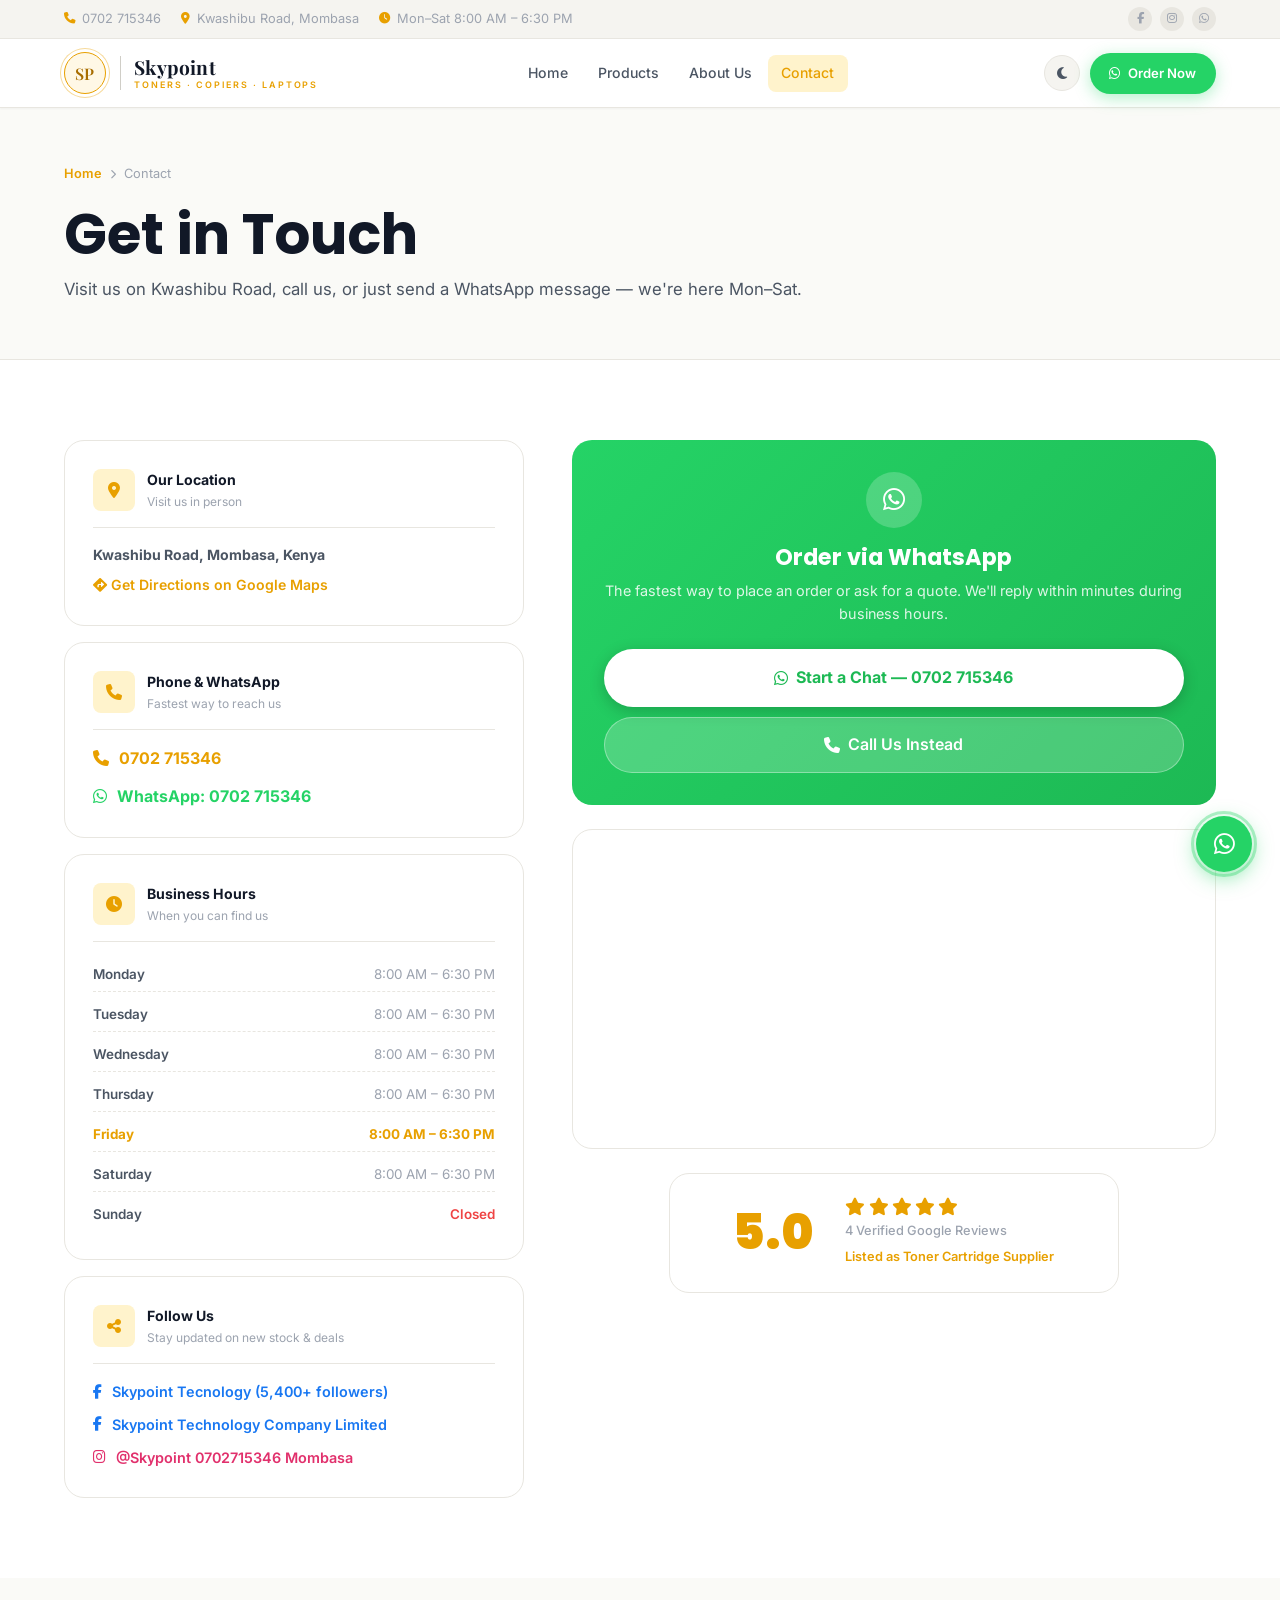
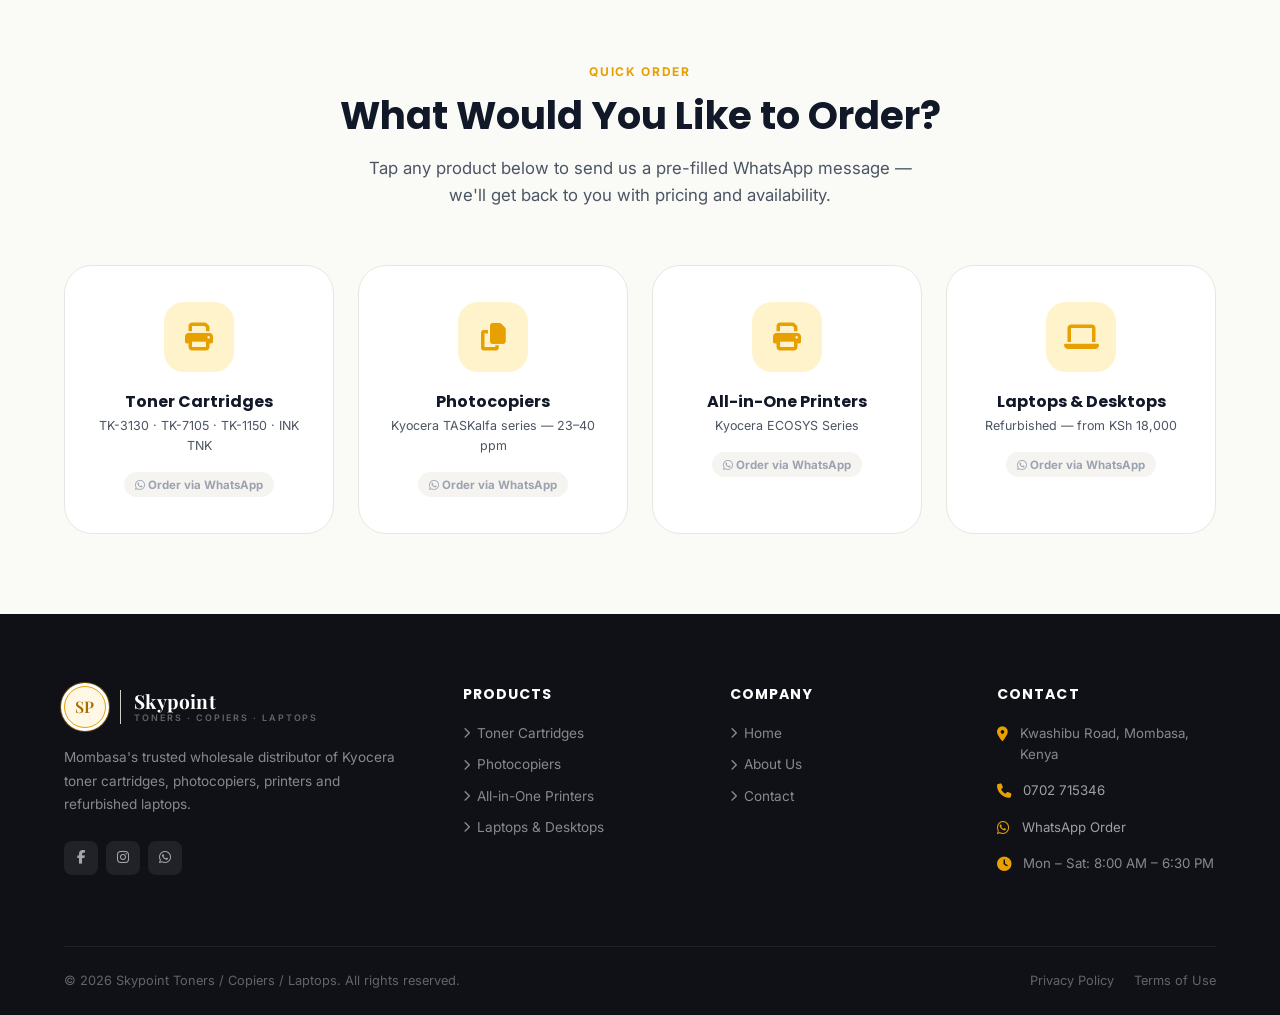
<file: contact.html>
<!DOCTYPE html>
<html lang="en" data-theme="light">
<head>
  <meta charset="UTF-8">
  <meta name="viewport" content="width=device-width, initial-scale=1.0">
  <title>Contact — Skypoint Toners, Copiers &amp; Laptops | Kwashibu Road, Mombasa</title>
  <meta name="description" content="Visit Skypoint on Kwashibu Road, Mombasa. Call or WhatsApp 0702 715346. Open Mon–Sat 8:00 AM – 6:30 PM. Kyocera wholesale supplier.">
  <link rel="preconnect" href="https://fonts.googleapis.com">
  <link rel="preconnect" href="https://fonts.gstatic.com" crossorigin>
  <link href="https://fonts.googleapis.com/css2?family=Inter:wght@300;400;500;600;700;800&family=Poppins:wght@600;700;800;900&family=Playfair+Display:wght@600;700&display=swap" rel="stylesheet">
  <link rel="stylesheet" href="https://cdnjs.cloudflare.com/ajax/libs/font-awesome/6.5.0/css/all.min.css">
  <link rel="stylesheet" href="css/style.css?v=20261110">
</head>
<body>

  <!-- TOP BAR -->
  <div class="top-bar">
    <div class="container">
      <div class="top-bar-inner">
        <div class="top-bar-left">
          <a href="tel:+254702715346"><i class="fas fa-phone"></i> 0702 715346</a>
          <a href="#"><i class="fas fa-map-marker-alt"></i> Kwashibu Road, Mombasa</a>
          <a href="#"><i class="fas fa-clock"></i> Mon–Sat 8:00 AM – 6:30 PM</a>
        </div>
        <div class="top-bar-right">
          <div class="top-bar-social">
            <a href="#" aria-label="Facebook"><i class="fab fa-facebook-f"></i></a>
            <a href="#" aria-label="Instagram"><i class="fab fa-instagram"></i></a>
            <a href="https://wa.me/254702715346" target="_blank" aria-label="WhatsApp"><i class="fab fa-whatsapp"></i></a>
          </div>
        </div>
      </div>
    </div>
  </div>

  <!-- HEADER -->
  <header class="header">
    <div class="container">
      <nav class="nav">
        <a href="index.html" class="logo">
          <div class="logo-icon">SP</div>
          <div class="logo-text">
            <span class="logo-name">Skypoint</span>
            <span class="logo-tagline">Toners · Copiers · Laptops</span>
          </div>
        </a>
        <div class="nav-links">
          <a href="index.html">Home</a>
          <a href="products.html">Products</a>
          <a href="about.html">About Us</a>
          <a href="contact.html" class="active">Contact</a>
        </div>
        <div class="nav-actions">
          <button class="theme-toggle" id="themeToggle" aria-label="Toggle dark mode">
            <i class="fas fa-moon"></i>
          </button>
          <a href="https://wa.me/254702715346" target="_blank" class="btn btn-whatsapp btn-sm">
            <i class="fab fa-whatsapp"></i> Order Now
          </a>
          <button class="menu-toggle" id="menuToggle" aria-label="Open menu">
            <i class="fas fa-bars"></i>
          </button>
        </div>
      </nav>
    </div>
  </header>

  <!-- MOBILE MENU -->
  <div class="mobile-menu" id="mobileMenu">
    <div class="mobile-menu-header">
      <a href="index.html" class="logo">
        <div class="logo-icon">SP</div>
        <div class="logo-text">
          <span class="logo-name">Skypoint</span>
          <span class="logo-tagline">Toners · Copiers · Laptops</span>
        </div>
      </a>
      <button class="mobile-menu-close" id="mobileMenuClose"><i class="fas fa-times"></i></button>
    </div>
    <nav class="mobile-nav-links">
      <a href="index.html"><i class="fas fa-home"></i> Home</a>
      <a href="products.html"><i class="fas fa-th-large"></i> Products</a>
      <a href="about.html"><i class="fas fa-info-circle"></i> About Us</a>
      <a href="contact.html" class="active"><i class="fas fa-map-marker-alt"></i> Contact</a>
    </nav>
    <div class="mobile-menu-footer">
      <a href="https://wa.me/254702715346" target="_blank" class="btn btn-whatsapp">
        <i class="fab fa-whatsapp"></i> Order via WhatsApp
      </a>
    </div>
  </div>

  <!-- PAGE HERO -->
  <div class="page-hero">
    <div class="container">
      <div class="breadcrumb">
        <a href="index.html">Home</a>
        <i class="fas fa-chevron-right"></i>
        <span>Contact</span>
      </div>
      <h1>Get in Touch</h1>
      <p style="margin-top:0.5rem; font-size:1.05rem;">Visit us on Kwashibu Road, call us, or just send a WhatsApp message — we're here Mon–Sat.</p>
    </div>
  </div>

  <main>
    <section class="section">
      <div class="container">
        <div class="contact-grid">

          <!-- CONTACT INFO -->
          <div class="contact-info-wrap">

            <!-- Location -->
            <div class="contact-info-card reveal">
              <div class="cic-header">
                <div class="cic-icon"><i class="fas fa-map-marker-alt"></i></div>
                <div>
                  <div class="cic-title">Our Location</div>
                  <div class="cic-sub">Visit us in person</div>
                </div>
              </div>
              <div class="cic-body">
                <p><strong>Kwashibu Road, Mombasa, Kenya</strong></p>
                <p style="margin-top:0.5rem;">
                  <a href="https://maps.google.com/?q=Kwashibu+Road+Mombasa+Kenya" target="_blank">
                    <i class="fas fa-directions"></i> Get Directions on Google Maps
                  </a>
                </p>
              </div>
            </div>

            <!-- Phone / WhatsApp -->
            <div class="contact-info-card reveal delay-1">
              <div class="cic-header">
                <div class="cic-icon"><i class="fas fa-phone"></i></div>
                <div>
                  <div class="cic-title">Phone &amp; WhatsApp</div>
                  <div class="cic-sub">Fastest way to reach us</div>
                </div>
              </div>
              <div class="cic-body" style="display:flex; flex-direction:column; gap:0.75rem;">
                <p>
                  <a href="tel:+254702715346" style="font-size:1rem; font-weight:700;">
                    <i class="fas fa-phone" style="margin-right:0.4rem;"></i> 0702 715346
                  </a>
                </p>
                <p>
                  <a href="https://wa.me/254702715346" target="_blank" style="color:#25D366; font-size:1rem; font-weight:700;">
                    <i class="fab fa-whatsapp" style="margin-right:0.4rem;"></i> WhatsApp: 0702 715346
                  </a>
                </p>
              </div>
            </div>

            <!-- Business Hours -->
            <div class="contact-info-card reveal delay-2">
              <div class="cic-header">
                <div class="cic-icon"><i class="fas fa-clock"></i></div>
                <div>
                  <div class="cic-title">Business Hours</div>
                  <div class="cic-sub">When you can find us</div>
                </div>
              </div>
              <div class="hours-grid">
                <div class="hours-row" data-day="monday">
                  <span class="day">Monday</span>
                  <span class="time">8:00 AM – 6:30 PM</span>
                </div>
                <div class="hours-row" data-day="tuesday">
                  <span class="day">Tuesday</span>
                  <span class="time">8:00 AM – 6:30 PM</span>
                </div>
                <div class="hours-row" data-day="wednesday">
                  <span class="day">Wednesday</span>
                  <span class="time">8:00 AM – 6:30 PM</span>
                </div>
                <div class="hours-row" data-day="thursday">
                  <span class="day">Thursday</span>
                  <span class="time">8:00 AM – 6:30 PM</span>
                </div>
                <div class="hours-row" data-day="friday">
                  <span class="day">Friday</span>
                  <span class="time">8:00 AM – 6:30 PM</span>
                </div>
                <div class="hours-row" data-day="saturday">
                  <span class="day">Saturday</span>
                  <span class="time">8:00 AM – 6:30 PM</span>
                </div>
                <div class="hours-row" data-day="sunday">
                  <span class="day">Sunday</span>
                  <span class="closed">Closed</span>
                </div>
              </div>
            </div>

            <!-- Social -->
            <div class="contact-info-card reveal delay-3">
              <div class="cic-header">
                <div class="cic-icon"><i class="fas fa-share-alt"></i></div>
                <div>
                  <div class="cic-title">Follow Us</div>
                  <div class="cic-sub">Stay updated on new stock &amp; deals</div>
                </div>
              </div>
              <div class="cic-body" style="display:flex; flex-direction:column; gap:0.6rem;">
                <a href="#" style="display:flex; align-items:center; gap:0.6rem; font-size:0.9rem; font-weight:600; color:#1877F2;">
                  <i class="fab fa-facebook-f"></i> Skypoint Tecnology (5,400+ followers)
                </a>
                <a href="#" style="display:flex; align-items:center; gap:0.6rem; font-size:0.9rem; font-weight:600; color:#1877F2;">
                  <i class="fab fa-facebook-f"></i> Skypoint Technology Company Limited
                </a>
                <a href="#" style="display:flex; align-items:center; gap:0.6rem; font-size:0.9rem; font-weight:600; color:#E1306C;">
                  <i class="fab fa-instagram"></i> @Skypoint 0702715346 Mombasa
                </a>
              </div>
            </div>

          </div>

          <!-- MAP & WHATSAPP CTA -->
          <div>
            <!-- WhatsApp CTA Card -->
            <div class="wa-cta-card reveal-right" style="margin-bottom:1.5rem;">
              <div style="width:56px; height:56px; background:rgba(255,255,255,0.2); border-radius:50%; display:flex; align-items:center; justify-content:center; margin:0 auto 1rem; font-size:1.6rem;">
                <i class="fab fa-whatsapp"></i>
              </div>
              <h3>Order via WhatsApp</h3>
              <p>The fastest way to place an order or ask for a quote. We'll reply within minutes during business hours.</p>
              <div style="display:flex; flex-direction:column; gap:0.6rem; align-items:center;">
                <a href="https://wa.me/254702715346?text=Hello%20Skypoint!%20I%27d%20like%20to%20place%20an%20order.%20Please%20share%20your%20current%20stock%20and%20pricing.%20Thank%20you!" target="_blank" class="btn btn-dark btn-lg" style="color:#1DB954; width:100%; justify-content:center;">
                  <i class="fab fa-whatsapp"></i> Start a Chat — 0702 715346
                </a>
                <a href="tel:+254702715346" class="btn btn-lg" style="background:rgba(255,255,255,0.2); color:#fff; width:100%; justify-content:center; border:1.5px solid rgba(255,255,255,0.35);">
                  <i class="fas fa-phone"></i> Call Us Instead
                </a>
              </div>
            </div>

            <!-- Google Maps -->
            <div class="map-wrap reveal-right delay-1">
              <iframe
                src="https://maps.google.com/maps?q=Kwashibu+Road+Mombasa+Kenya&output=embed&z=15"
                title="Skypoint location on Kwashibu Road, Mombasa"
                allowfullscreen
                loading="lazy"
                referrerpolicy="no-referrer-when-downgrade">
              </iframe>
            </div>

            <!-- Google Rating Badge -->
            <div class="google-rating reveal delay-2" style="margin-top:1.5rem; margin-bottom:0;">
              <div class="gr-score">5.0</div>
              <div class="gr-info">
                <div class="gr-stars">
                  <i class="fas fa-star"></i><i class="fas fa-star"></i>
                  <i class="fas fa-star"></i><i class="fas fa-star"></i><i class="fas fa-star"></i>
                </div>
                <div class="gr-label">4 Verified Google Reviews</div>
                <div class="gr-label" style="color:var(--accent); font-weight:600;">Listed as Toner Cartridge Supplier</div>
              </div>
            </div>

          </div>
        </div>
      </div>
    </section>

    <!-- QUICK ORDER SECTION -->
    <section class="section section-alt">
      <div class="container">
        <div class="section-header">
          <div class="overline">Quick Order</div>
          <h2>What Would You Like to Order?</h2>
          <p>Tap any product below to send us a pre-filled WhatsApp message — we'll get back to you with pricing and availability.</p>
        </div>
        <div class="categories-grid">
          <div class="category-card reveal delay-1" style="cursor:pointer;" onclick="window.open('https://wa.me/254702715346?text=Hello%20Skypoint!%20I%27d%20like%20to%20order%20Kyocera%20Toner%20Cartridges.%20Please%20share%20available%20models%20and%20wholesale%20pricing.%20Thank%20you!','_blank')">
            <div class="cat-icon"><i class="fas fa-print"></i></div>
            <h3>Toner Cartridges</h3>
            <p>TK-3130 · TK-7105 · TK-1150 · INK TNK</p>
            <span class="cat-count"><i class="fab fa-whatsapp"></i> Order via WhatsApp</span>
          </div>
          <div class="category-card reveal delay-2" style="cursor:pointer;" onclick="window.open('https://wa.me/254702715346?text=Hello%20Skypoint!%20I%27d%20like%20to%20inquire%20about%20Kyocera%20Photocopiers.%20Please%20share%20available%20models%20and%20pricing.%20Thank%20you!','_blank')">
            <div class="cat-icon"><i class="fas fa-copy"></i></div>
            <h3>Photocopiers</h3>
            <p>Kyocera TASKalfa series — 23–40 ppm</p>
            <span class="cat-count"><i class="fab fa-whatsapp"></i> Order via WhatsApp</span>
          </div>
          <div class="category-card reveal delay-3" style="cursor:pointer;" onclick="window.open('https://wa.me/254702715346?text=Hello%20Skypoint!%20I%27d%20like%20to%20order%20an%20All-in-One%20Printer.%20Please%20share%20available%20models%20and%20pricing.%20Thank%20you!','_blank')">
            <div class="cat-icon"><i class="fas fa-print"></i></div>
            <h3>All-in-One Printers</h3>
            <p>Kyocera ECOSYS Series</p>
            <span class="cat-count"><i class="fab fa-whatsapp"></i> Order via WhatsApp</span>
          </div>
          <div class="category-card reveal delay-4" style="cursor:pointer;" onclick="window.open('https://wa.me/254702715346?text=Hello%20Skypoint!%20I%27m%20interested%20in%20refurbished%20laptops%20or%20desktops.%20Please%20share%20available%20specs%20and%20pricing.%20Thank%20you!','_blank')">
            <div class="cat-icon"><i class="fas fa-laptop"></i></div>
            <h3>Laptops &amp; Desktops</h3>
            <p>Refurbished — from KSh 18,000</p>
            <span class="cat-count"><i class="fab fa-whatsapp"></i> Order via WhatsApp</span>
          </div>
        </div>
      </div>
    </section>

  </main>

  <!-- FOOTER -->
  <footer class="footer">
    <div class="container">
      <div class="footer-grid">
        <div class="footer-brand">
          <div class="logo">
            <div class="logo-icon">SP</div>
            <div class="logo-text">
              <span class="logo-name">Skypoint</span>
              <span class="logo-tagline">Toners · Copiers · Laptops</span>
            </div>
          </div>
          <p>Mombasa's trusted wholesale distributor of Kyocera toner cartridges, photocopiers, printers and refurbished laptops.</p>
          <div class="footer-social">
            <a href="#" aria-label="Facebook"><i class="fab fa-facebook-f"></i></a>
            <a href="#" aria-label="Instagram"><i class="fab fa-instagram"></i></a>
            <a href="https://wa.me/254702715346" target="_blank" aria-label="WhatsApp"><i class="fab fa-whatsapp"></i></a>
          </div>
        </div>
        <div class="footer-col">
          <h4>Products</h4>
          <ul>
            <li><a href="products.html"><i class="fas fa-chevron-right"></i> Toner Cartridges</a></li>
            <li><a href="products.html"><i class="fas fa-chevron-right"></i> Photocopiers</a></li>
            <li><a href="products.html"><i class="fas fa-chevron-right"></i> All-in-One Printers</a></li>
            <li><a href="products.html"><i class="fas fa-chevron-right"></i> Laptops &amp; Desktops</a></li>
          </ul>
        </div>
        <div class="footer-col">
          <h4>Company</h4>
          <ul>
            <li><a href="index.html"><i class="fas fa-chevron-right"></i> Home</a></li>
            <li><a href="about.html"><i class="fas fa-chevron-right"></i> About Us</a></li>
            <li><a href="contact.html"><i class="fas fa-chevron-right"></i> Contact</a></li>
          </ul>
        </div>
        <div class="footer-col">
          <h4>Contact</h4>
          <div class="footer-contact-item">
            <i class="fas fa-map-marker-alt"></i>
            <span>Kwashibu Road, Mombasa, Kenya</span>
          </div>
          <div class="footer-contact-item">
            <i class="fas fa-phone"></i>
            <span><a href="tel:+254702715346">0702 715346</a></span>
          </div>
          <div class="footer-contact-item">
            <i class="fab fa-whatsapp"></i>
            <span><a href="https://wa.me/254702715346" target="_blank">WhatsApp Order</a></span>
          </div>
          <div class="footer-contact-item">
            <i class="fas fa-clock"></i>
            <span>Mon – Sat: 8:00 AM – 6:30 PM</span>
          </div>
        </div>
      </div>
      <div class="footer-bottom">
        <p>&copy; 2026 Skypoint Toners / Copiers / Laptops. All rights reserved.</p>
        <div class="footer-bottom-links">
          <a href="#">Privacy Policy</a>
          <a href="#">Terms of Use</a>
        </div>
      </div>
    </div>
  </footer>

  <div class="wa-float">
    <div class="wa-float-tooltip">Chat with us on WhatsApp</div>
    <a href="https://wa.me/254702715346?text=Hello%20Skypoint!%20I'd%20like%20to%20place%20an%20order." target="_blank" class="wa-float-btn" aria-label="Order on WhatsApp">
      <i class="fab fa-whatsapp"></i>
    </a>
  </div>
  <button class="back-to-top" id="backToTop" aria-label="Back to top">
    <i class="fas fa-chevron-up"></i>
  </button>

  <script src="js/main.js"></script>
</body>
</html>
</file>
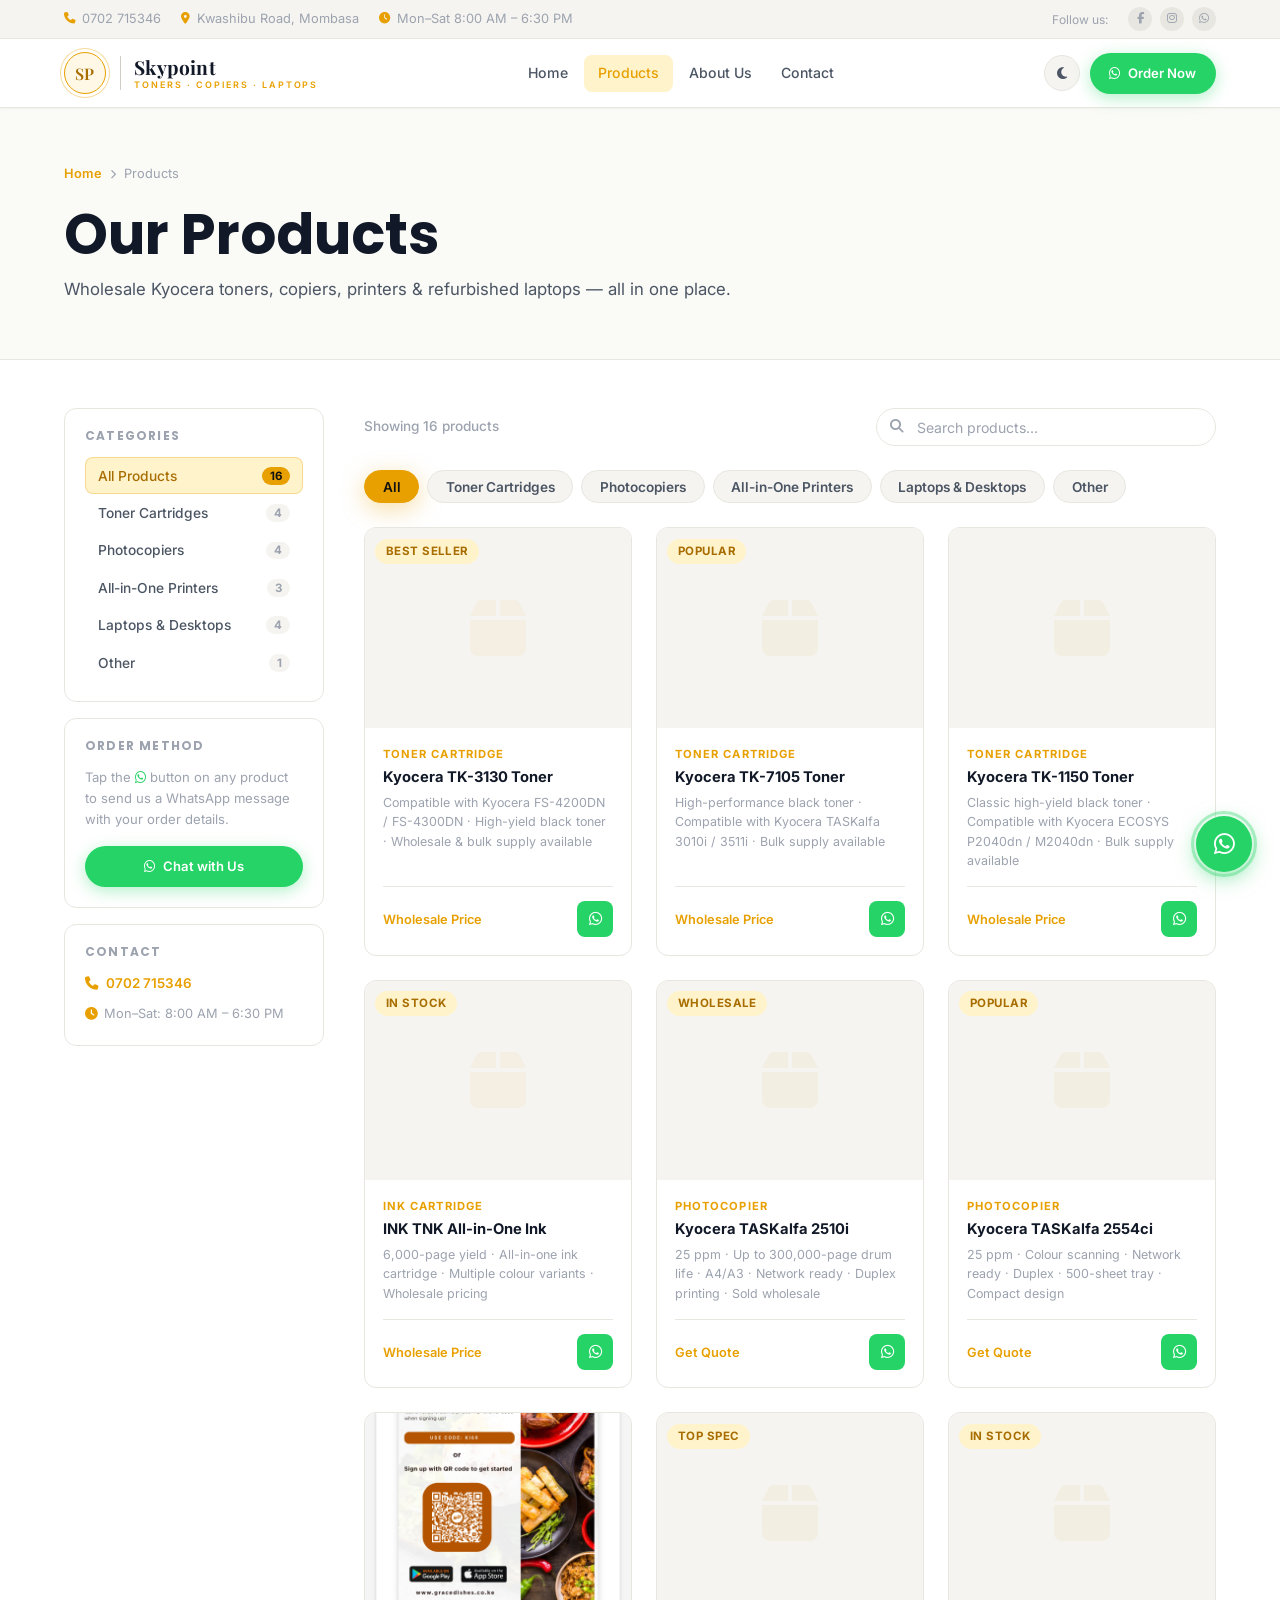
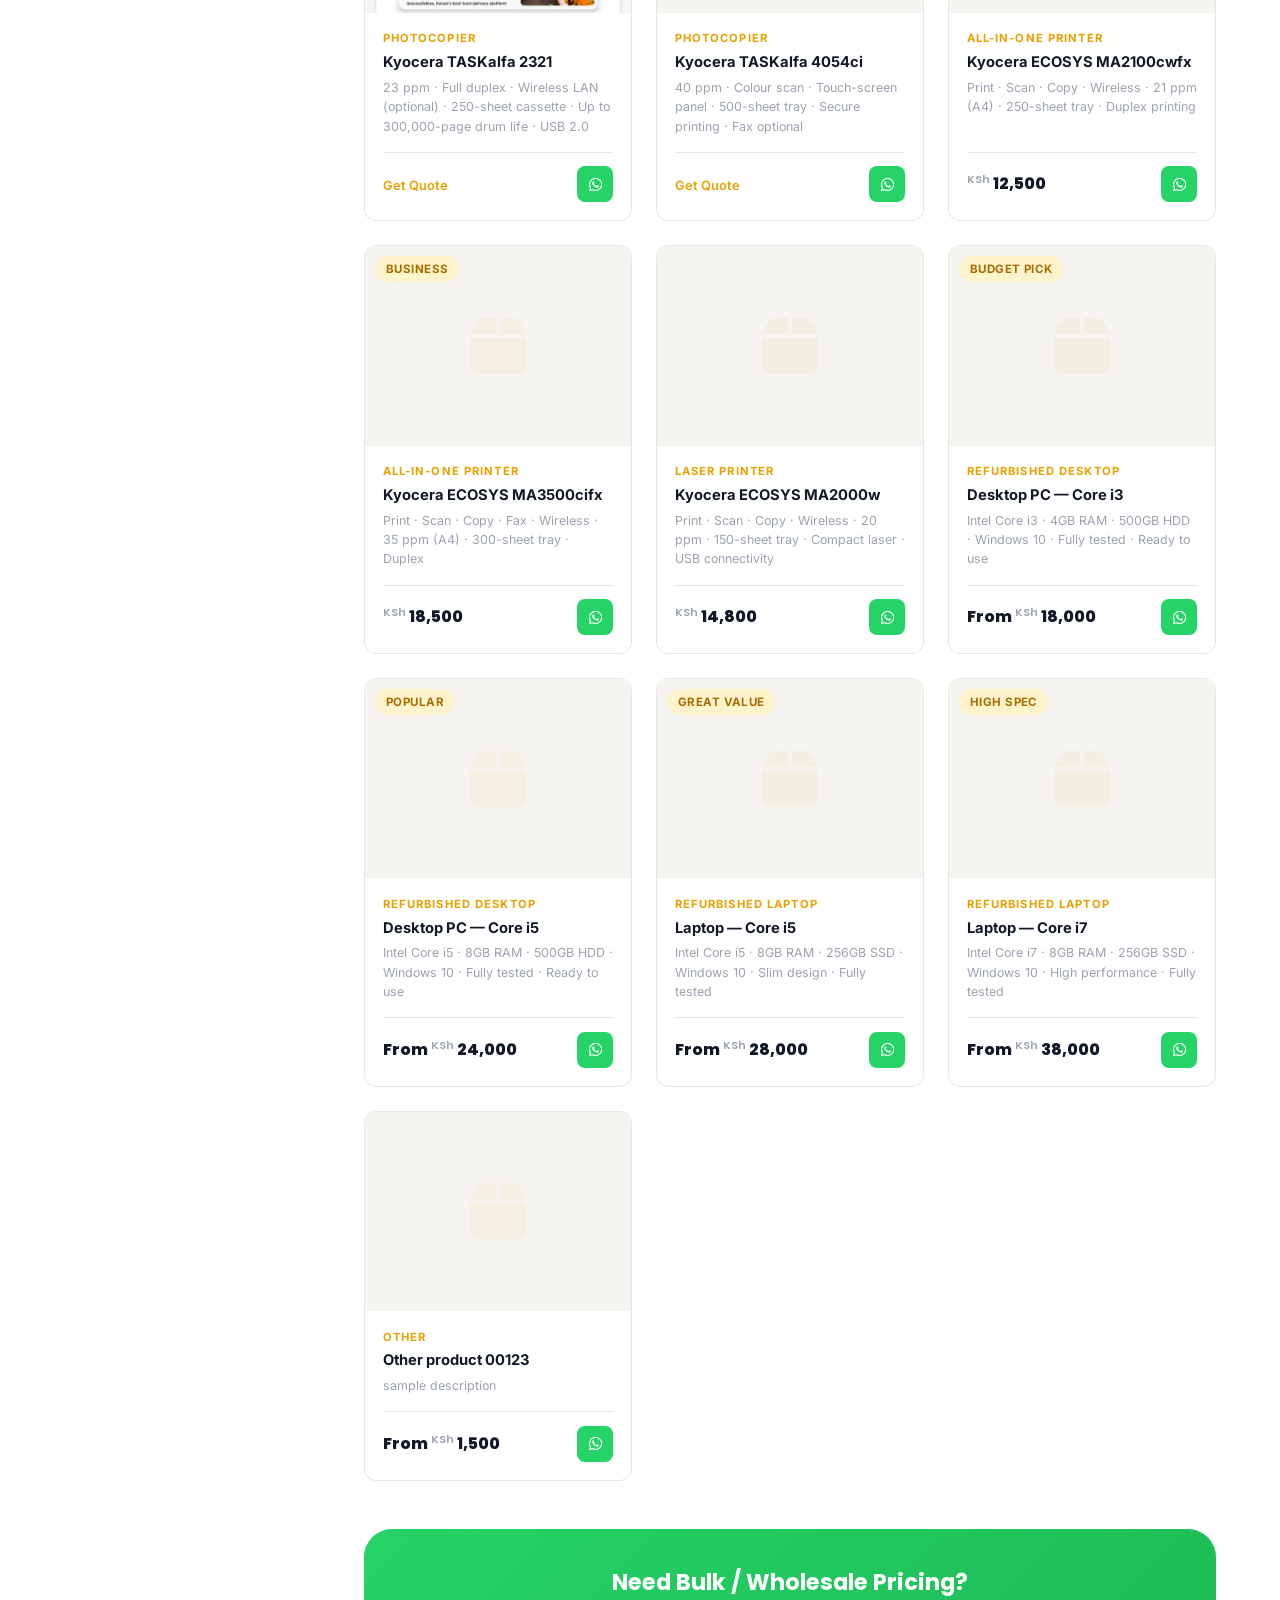
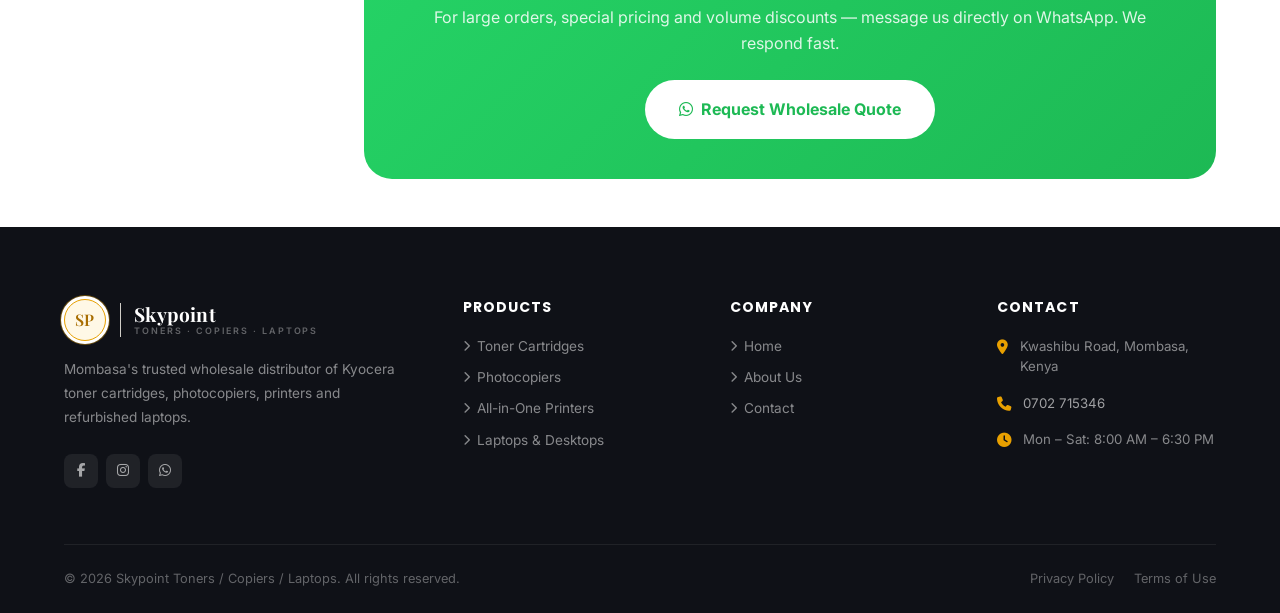
<file: products.html>
<!DOCTYPE html>
<html lang="en" data-theme="light">
<head>
  <meta charset="UTF-8">
  <meta name="viewport" content="width=device-width, initial-scale=1.0">
  <title>Products — Skypoint Toners, Copiers &amp; Laptops | Mombasa</title>
  <meta name="description" content="Shop Kyocera toner cartridges, photocopiers, all-in-one printers and refurbished laptops at wholesale prices. Skypoint, Kwashibu Road Mombasa.">
  <link rel="preconnect" href="https://fonts.googleapis.com">
  <link rel="preconnect" href="https://fonts.gstatic.com" crossorigin>
  <link href="https://fonts.googleapis.com/css2?family=Inter:wght@300;400;500;600;700;800&family=Poppins:wght@600;700;800;900&family=Playfair+Display:wght@600;700&display=swap" rel="stylesheet">
  <link rel="stylesheet" href="https://cdnjs.cloudflare.com/ajax/libs/font-awesome/6.5.0/css/all.min.css">
  <link rel="stylesheet" href="css/style.css?v=20261110">
</head>
<body>

  <!-- TOP BAR -->
  <div class="top-bar">
    <div class="container">
      <div class="top-bar-inner">
        <div class="top-bar-left">
          <a href="tel:+254702715346"><i class="fas fa-phone"></i> 0702 715346</a>
          <a href="#"><i class="fas fa-map-marker-alt"></i> Kwashibu Road, Mombasa</a>
          <a href="#"><i class="fas fa-clock"></i> Mon–Sat 8:00 AM – 6:30 PM</a>
        </div>
        <div class="top-bar-right">
          <span style="font-size:0.75rem; color:var(--text-muted);">Follow us:</span>
          <div class="top-bar-social">
            <a href="#" aria-label="Facebook"><i class="fab fa-facebook-f"></i></a>
            <a href="#" aria-label="Instagram"><i class="fab fa-instagram"></i></a>
            <a href="https://wa.me/254702715346" target="_blank" aria-label="WhatsApp"><i class="fab fa-whatsapp"></i></a>
          </div>
        </div>
      </div>
    </div>
  </div>

  <!-- HEADER -->
  <header class="header">
    <div class="container">
      <nav class="nav">
        <a href="index.html" class="logo">
          <div class="logo-icon">SP</div>
          <div class="logo-text">
            <span class="logo-name">Skypoint</span>
            <span class="logo-tagline">Toners · Copiers · Laptops</span>
          </div>
        </a>
        <div class="nav-links">
          <a href="index.html">Home</a>
          <a href="products.html" class="active">Products</a>
          <a href="about.html">About Us</a>
          <a href="contact.html">Contact</a>
        </div>
        <div class="nav-actions">
          <button class="theme-toggle" id="themeToggle" aria-label="Toggle dark mode">
            <i class="fas fa-moon"></i>
          </button>
          <a href="https://wa.me/254702715346" target="_blank" class="btn btn-whatsapp btn-sm">
            <i class="fab fa-whatsapp"></i> Order Now
          </a>
          <button class="menu-toggle" id="menuToggle" aria-label="Open menu">
            <i class="fas fa-bars"></i>
          </button>
        </div>
      </nav>
    </div>
  </header>

  <!-- MOBILE MENU -->
  <div class="mobile-menu" id="mobileMenu">
    <div class="mobile-menu-header">
      <a href="index.html" class="logo">
        <div class="logo-icon">SP</div>
        <div class="logo-text">
          <span class="logo-name">Skypoint</span>
          <span class="logo-tagline">Toners · Copiers · Laptops</span>
        </div>
      </a>
      <button class="mobile-menu-close" id="mobileMenuClose"><i class="fas fa-times"></i></button>
    </div>
    <nav class="mobile-nav-links">
      <a href="index.html"><i class="fas fa-home"></i> Home</a>
      <a href="products.html" class="active"><i class="fas fa-th-large"></i> Products</a>
      <a href="about.html"><i class="fas fa-info-circle"></i> About Us</a>
      <a href="contact.html"><i class="fas fa-map-marker-alt"></i> Contact</a>
    </nav>
    <div class="mobile-menu-footer">
      <a href="https://wa.me/254702715346" target="_blank" class="btn btn-whatsapp">
        <i class="fab fa-whatsapp"></i> Order via WhatsApp
      </a>
    </div>
  </div>

  <!-- PAGE HERO -->
  <div class="page-hero">
    <div class="container">
      <div class="breadcrumb">
        <a href="index.html">Home</a>
        <i class="fas fa-chevron-right"></i>
        <span>Products</span>
      </div>
      <h1>Our Products</h1>
      <p style="margin-top:0.5rem; font-size:1.05rem;">Wholesale Kyocera toners, copiers, printers &amp; refurbished laptops — all in one place.</p>
    </div>
  </div>

  <main>
    <div class="container">
      <div class="products-page-layout">

        <!-- SIDEBAR -->
        <aside class="products-sidebar">
          <div class="sidebar-block">
            <h4>Categories</h4>
            <button class="sidebar-btn active" data-filter="all">
              All Products <span class="cnt">–</span>
            </button>
            <div id="categorySidebarList"><!-- populated by js/products.js from products.json categories --></div>
          </div>

          <div class="sidebar-block">
            <h4>Order Method</h4>
            <p style="font-size:0.82rem; color:var(--text-muted); line-height:1.6; margin-bottom:1rem;">
              Tap the <span style="color:#25D366;"><i class="fab fa-whatsapp"></i></span> button on any product to send us a WhatsApp message with your order details.
            </p>
            <a href="https://wa.me/254702715346" target="_blank" class="btn btn-whatsapp btn-sm" style="width:100%; justify-content:center;">
              <i class="fab fa-whatsapp"></i> Chat with Us
            </a>
          </div>

          <div class="sidebar-block">
            <h4>Contact</h4>
            <div style="display:flex; flex-direction:column; gap:0.6rem;">
              <a href="tel:+254702715346" style="font-size:0.84rem; color:var(--accent); font-weight:600; display:flex; align-items:center; gap:0.5rem;">
                <i class="fas fa-phone"></i> 0702 715346
              </a>
              <span style="font-size:0.8rem; color:var(--text-muted); display:flex; gap:0.4rem;">
                <i class="fas fa-clock" style="color:var(--accent); margin-top:0.2rem;"></i>
                Mon–Sat: 8:00 AM – 6:30 PM
              </span>
            </div>
          </div>
        </aside>

        <!-- MAIN PRODUCTS -->
        <div>
          <div class="products-main-header">
            <div class="products-count">
              Showing <span id="productCount">products</span>
            </div>
            <div class="search-box">
              <i class="fas fa-search"></i>
              <input type="text" id="productSearch" placeholder="Search products...">
            </div>
          </div>

          <!-- Filter tabs (mobile-friendly) -->
          <div class="filter-tabs" style="justify-content:flex-start; margin-bottom:1.5rem;">
            <button class="filter-tab active" data-filter="all">All</button>
            <div id="categoryFilterTabs" style="display:contents;"><!-- populated by js/products.js from products.json categories --></div>
          </div>

          <div class="products-grid products-grid--page">
            <p style="grid-column:1/-1; text-align:center; color:var(--text-muted); padding:3rem 0;">Loading products…</p>
          </div><!-- /products-grid, populated by js/products.js from products.json -->

          <!-- Wholesale CTA -->
          <div style="margin-top:3rem; background: linear-gradient(135deg, #25D366, #1DB954); border-radius:var(--r-xl); padding:2.5rem; text-align:center; color:#fff;" class="reveal">
            <h3 style="color:#fff; font-size:1.4rem; margin-bottom:0.6rem;">Need Bulk / Wholesale Pricing?</h3>
            <p style="color:rgba(255,255,255,0.85); margin-bottom:1.5rem;">For large orders, special pricing and volume discounts — message us directly on WhatsApp. We respond fast.</p>
            <a href="https://wa.me/254702715346?text=Hello%20Skypoint!%20I%27d%20like%20to%20inquire%20about%20bulk%20and%20wholesale%20pricing." target="_blank" class="btn btn-dark btn-lg" style="color:#1DB954;">
              <i class="fab fa-whatsapp"></i> Request Wholesale Quote
            </a>
          </div>

        </div><!-- /main -->
      </div><!-- /layout -->
    </div><!-- /container -->
  </main>

  <!-- FOOTER -->
  <footer class="footer">
    <div class="container">
      <div class="footer-grid">
        <div class="footer-brand">
          <div class="logo">
            <div class="logo-icon">SP</div>
            <div class="logo-text">
              <span class="logo-name">Skypoint</span>
              <span class="logo-tagline">Toners · Copiers · Laptops</span>
            </div>
          </div>
          <p>Mombasa's trusted wholesale distributor of Kyocera toner cartridges, photocopiers, printers and refurbished laptops.</p>
          <div class="footer-social">
            <a href="#" aria-label="Facebook"><i class="fab fa-facebook-f"></i></a>
            <a href="#" aria-label="Instagram"><i class="fab fa-instagram"></i></a>
            <a href="https://wa.me/254702715346" target="_blank" aria-label="WhatsApp"><i class="fab fa-whatsapp"></i></a>
          </div>
        </div>
        <div class="footer-col">
          <h4>Products</h4>
          <ul>
            <li><a href="products.html"><i class="fas fa-chevron-right"></i> Toner Cartridges</a></li>
            <li><a href="products.html"><i class="fas fa-chevron-right"></i> Photocopiers</a></li>
            <li><a href="products.html"><i class="fas fa-chevron-right"></i> All-in-One Printers</a></li>
            <li><a href="products.html"><i class="fas fa-chevron-right"></i> Laptops &amp; Desktops</a></li>
          </ul>
        </div>
        <div class="footer-col">
          <h4>Company</h4>
          <ul>
            <li><a href="index.html"><i class="fas fa-chevron-right"></i> Home</a></li>
            <li><a href="about.html"><i class="fas fa-chevron-right"></i> About Us</a></li>
            <li><a href="contact.html"><i class="fas fa-chevron-right"></i> Contact</a></li>
          </ul>
        </div>
        <div class="footer-col">
          <h4>Contact</h4>
          <div class="footer-contact-item">
            <i class="fas fa-map-marker-alt"></i>
            <span>Kwashibu Road, Mombasa, Kenya</span>
          </div>
          <div class="footer-contact-item">
            <i class="fas fa-phone"></i>
            <span><a href="tel:+254702715346">0702 715346</a></span>
          </div>
          <div class="footer-contact-item">
            <i class="fas fa-clock"></i>
            <span>Mon – Sat: 8:00 AM – 6:30 PM</span>
          </div>
        </div>
      </div>
      <div class="footer-bottom">
        <p>&copy; 2026 Skypoint Toners / Copiers / Laptops. All rights reserved.</p>
        <div class="footer-bottom-links">
          <a href="#">Privacy Policy</a>
          <a href="#">Terms of Use</a>
        </div>
      </div>
    </div>
  </footer>

  <!-- WHATSAPP FLOAT -->
  <div class="wa-float">
    <div class="wa-float-tooltip">Order via WhatsApp</div>
    <a href="https://wa.me/254702715346?text=Hello%20Skypoint!%20I'd%20like%20to%20place%20an%20order." target="_blank" class="wa-float-btn" aria-label="Order on WhatsApp">
      <i class="fab fa-whatsapp"></i>
    </a>
  </div>

  <button class="back-to-top" id="backToTop" aria-label="Back to top">
    <i class="fas fa-chevron-up"></i>
  </button>

  <script src="js/main.js"></script>
  <script src="js/products.js?v=20261110b"></script>
  <script src="js/lightbox.js?v=20261110b"></script>
</body>
</html>
</file>
<file: css/style.css>
/* =====================================================
   SKYPOINT TONERS — Design System & Stylesheet
   Theme: White + Mustard/Gold, Dark Navy dark mode
   Hosting: cPanel static (no build tools)
   ===================================================== */

/* ============ 1. RESET ============ */
*, *::before, *::after { box-sizing: border-box; margin: 0; padding: 0; }
html { scroll-behavior: smooth; font-size: 16px; }
body {
  font-family: 'Inter', system-ui, -apple-system, sans-serif;
  background-color: var(--bg);
  color: var(--text);
  line-height: 1.6;
  transition: background-color 0.4s ease, color 0.4s ease;
  overflow-x: hidden;
  -webkit-text-size-adjust: 100%;
}
*, *::before, *::after { box-sizing: border-box; }
img { max-width: 100%; display: block; }
a { text-decoration: none; color: inherit; }
ul { list-style: none; }
button { cursor: pointer; font-family: inherit; border: none; outline: none; background: none; }

/* ============ 2. DESIGN TOKENS ============ */
:root {
  /* Brand */
  --accent: #E8A000;
  --accent-dark: #CC8800;
  --accent-darker: #A86D00;
  --accent-light: #FFF3CC;
  --accent-glow: rgba(232, 160, 0, 0.3);

  /* Logo badge */
  --logo-badge-bg: #FFF8E6;
  --logo-badge-text: var(--accent-darker);
  --logo-badge-ring: #FFFFFF;

  /* Light theme surfaces */
  --bg: #FFFFFF;
  --bg-alt: #FAFAF7;
  --surface: #F5F4F0;
  --card: #FFFFFF;
  --border: #E8E6E0;
  --border-strong: #D0CEC7;

  /* Text */
  --text: #111827;
  --text-secondary: #4B5563;
  --text-muted: #9CA3AF;

  /* Shadows */
  --shadow-xs: 0 1px 2px rgba(0,0,0,0.04);
  --shadow-sm: 0 2px 8px rgba(0,0,0,0.06);
  --shadow-md: 0 4px 20px rgba(0,0,0,0.09);
  --shadow-lg: 0 8px 40px rgba(0,0,0,0.13);
  --shadow-xl: 0 16px 60px rgba(0,0,0,0.16);
  --shadow-accent: 0 6px 24px rgba(232, 160, 0, 0.35);

  /* Radius */
  --r-sm: 8px;
  --r-md: 12px;
  --r-lg: 20px;
  --r-xl: 28px;
  --r-full: 9999px;

  /* Transitions */
  --t-fast: 0.15s ease;
  --t-base: 0.25s ease;
  --t-slow: 0.4s ease;
}

[data-theme="dark"] {
  --bg: #0D0D1E;
  --bg-alt: #111125;
  --surface: #16162E;
  --card: #1C1C38;
  --border: #2A2A4E;
  --border-strong: #3A3A60;

  --text: #F0F0F8;
  --text-secondary: #B0B0CC;
  --text-muted: #6B6B9A;

  --shadow-xs: 0 1px 2px rgba(0,0,0,0.25);
  --shadow-sm: 0 2px 8px rgba(0,0,0,0.35);
  --shadow-md: 0 4px 20px rgba(0,0,0,0.45);
  --shadow-lg: 0 8px 40px rgba(0,0,0,0.55);
  --shadow-xl: 0 16px 60px rgba(0,0,0,0.65);
  --shadow-accent: 0 6px 24px rgba(232, 160, 0, 0.22);
  --accent-light: rgba(232, 160, 0, 0.12);
  --accent-darker: var(--accent);

  --logo-badge-bg: #101C36;
  --logo-badge-text: var(--accent);
  --logo-badge-ring: #101C36;
}

/* ============ 3. TYPOGRAPHY ============ */
h1, h2, h3, h4, h5, h6 {
  font-family: 'Poppins', sans-serif;
  font-weight: 700;
  line-height: 1.2;
  color: var(--text);
  transition: color 0.4s ease;
}
h1 { font-size: clamp(2rem, 5vw, 3.5rem); }
h2 { font-size: clamp(1.6rem, 3.5vw, 2.4rem); }
h3 { font-size: clamp(1.1rem, 2.5vw, 1.4rem); }
h4 { font-size: 1rem; }

p { color: var(--text-secondary); transition: color 0.4s ease; }
.accent-text { color: var(--accent); }

/* ============ 4. LAYOUT ============ */
.container {
  width: 100%;
  max-width: 1200px;
  margin: 0 auto;
  padding: 0 1.5rem;
}
.section { padding: 5rem 0; }
.section-alt { background: var(--bg-alt); }

.section-header { text-align: center; margin-bottom: 3.5rem; }
.section-header .overline {
  display: inline-block;
  font-size: 0.75rem;
  font-weight: 700;
  letter-spacing: 0.14em;
  text-transform: uppercase;
  color: var(--accent);
  margin-bottom: 0.75rem;
}
.section-header h2 { margin-bottom: 1rem; }
.section-header p { max-width: 550px; margin: 0 auto; font-size: 1.05rem; }

/* ============ 5. BUTTONS ============ */
.btn {
  display: inline-flex;
  align-items: center;
  gap: 0.5rem;
  padding: 0.75rem 1.75rem;
  border-radius: var(--r-full);
  font-size: 0.9rem;
  font-weight: 600;
  transition: all var(--t-base);
  white-space: nowrap;
  cursor: pointer;
  border: 2px solid transparent;
}

.btn-primary {
  background: var(--accent);
  color: #111;
  box-shadow: var(--shadow-accent);
}
.btn-primary:hover {
  background: var(--accent-dark);
  transform: translateY(-2px);
  box-shadow: 0 8px 30px rgba(232,160,0,0.45);
}

.btn-secondary {
  background: transparent;
  color: var(--text);
  border-color: var(--border-strong);
}
.btn-secondary:hover {
  border-color: var(--accent);
  color: var(--accent);
  transform: translateY(-2px);
}

.btn-whatsapp {
  background: #25D366;
  color: #fff;
  box-shadow: 0 4px 16px rgba(37,211,102,0.35);
}
.btn-whatsapp:hover {
  background: #1DB954;
  transform: translateY(-2px);
  box-shadow: 0 8px 24px rgba(37,211,102,0.45);
}

.btn-outline-accent {
  background: transparent;
  color: var(--accent);
  border-color: var(--accent);
}
.btn-outline-accent:hover {
  background: var(--accent);
  color: #111;
  transform: translateY(-2px);
}

.btn-dark {
  background: #fff;
  color: #111;
  font-weight: 700;
}
.btn-dark:hover {
  background: rgba(255,255,255,0.9);
  transform: translateY(-2px);
}

.btn-sm { padding: 0.5rem 1.1rem; font-size: 0.82rem; }
.btn-lg { padding: 0.9rem 2rem; font-size: 1rem; }

/* ============ 6. BADGES ============ */
.badge {
  display: inline-flex;
  align-items: center;
  padding: 0.22rem 0.65rem;
  border-radius: var(--r-full);
  font-size: 0.72rem;
  font-weight: 700;
  letter-spacing: 0.04em;
  text-transform: uppercase;
}
.badge-accent { background: var(--accent-light); color: var(--accent-darker); }
.badge-hot { background: #FEE2E2; color: #DC2626; }
.badge-new { background: #DCFCE7; color: #15803D; }
.badge-bulk { background: #EDE9FE; color: #7C3AED; }
[data-theme="dark"] .badge-hot { background: rgba(239,68,68,0.15); color: #F87171; }
[data-theme="dark"] .badge-new { background: rgba(34,197,94,0.15); color: #4ADE80; }
[data-theme="dark"] .badge-bulk { background: rgba(124,58,237,0.15); color: #A78BFA; }

/* ============ 7. TOP BAR ============ */
.top-bar {
  background: var(--surface);
  border-bottom: 1px solid var(--border);
  color: var(--text-secondary);
  padding: 0.45rem 0;
  font-size: 0.8rem;
  transition: background var(--t-slow);
}

.top-bar-inner {
  display: flex;
  align-items: center;
  justify-content: space-between;
  gap: 1rem;
}
.top-bar-left, .top-bar-right {
  display: flex;
  align-items: center;
  gap: 1.25rem;
}
.top-bar a {
  display: flex;
  align-items: center;
  gap: 0.4rem;
  color: var(--text-muted);
  transition: color var(--t-fast);
}
.top-bar a:hover { color: var(--accent); }
.top-bar i { font-size: 0.72rem; color: var(--accent); }

.top-bar-social { display: flex; align-items: center; gap: 0.5rem; }
.top-bar-social a {
  width: 24px; height: 24px;
  display: flex; align-items: center; justify-content: center;
  border-radius: 50%;
  background: var(--border);
  font-size: 0.72rem;
  color: var(--text-muted);
}
.top-bar-social a i { color: var(--text-muted); }
.top-bar-social a:hover { background: var(--accent); color: #111; }
.top-bar-social a:hover i { color: #111; }

/* ============ 8. HEADER / NAV ============ */
.header {
  position: sticky;
  top: 0;
  z-index: 1000;
  background: var(--bg);
  border-bottom: 1px solid var(--border);
  box-shadow: var(--shadow-xs);
  transition: background var(--t-slow), border-color var(--t-slow), box-shadow var(--t-base);
}
.header.scrolled { box-shadow: var(--shadow-md); }

.nav {
  display: flex;
  align-items: center;
  justify-content: space-between;
  height: 68px;
  gap: 1.5rem;
}

/* Logo */
.logo {
  display: flex;
  align-items: center;
  gap: 0.85rem;
  flex-shrink: 0;
  text-decoration: none;
}
.logo-icon {
  width: 42px; height: 42px;
  background: var(--logo-badge-bg);
  border-radius: 50%;
  border: 1px solid var(--accent);
  box-shadow: 0 0 0 3px var(--logo-badge-ring), 0 0 0 4px rgba(232, 160, 0, 0.4);
  display: flex; align-items: center; justify-content: center;
  font-family: 'Playfair Display', Georgia, serif;
  font-size: 1rem; font-weight: 600;
  color: var(--logo-badge-text);
  letter-spacing: 0.02em;
  flex-shrink: 0;
  transition: background var(--t-slow), color var(--t-slow), box-shadow var(--t-slow);
}
.logo-text {
  display: flex; flex-direction: column; line-height: 1.2;
  padding-left: 0.85rem;
  border-left: 1px solid var(--border-strong);
}
.logo-name {
  font-family: 'Playfair Display', Georgia, serif;
  font-size: 1.2rem; font-weight: 700;
  color: var(--text);
  letter-spacing: 0.01em;
  transition: color var(--t-slow);
}
.logo-tagline {
  font-size: 0.56rem; font-weight: 600;
  color: var(--accent);
  letter-spacing: 0.22em;
  text-transform: uppercase;
  transition: color var(--t-slow);
}

/* Nav links */
.nav-links { display: flex; align-items: center; gap: 0.15rem; }
.nav-links a {
  padding: 0.45rem 0.85rem;
  border-radius: var(--r-sm);
  font-size: 0.88rem; font-weight: 500;
  color: var(--text-secondary);
  transition: all var(--t-fast);
}
.nav-links a:hover, .nav-links a.active {
  color: var(--accent);
  background: var(--accent-light);
}

/* Nav actions */
.nav-actions { display: flex; align-items: center; gap: 0.6rem; }

.theme-toggle {
  width: 36px; height: 36px;
  border-radius: var(--r-full);
  background: var(--surface);
  border: 1px solid var(--border);
  display: flex; align-items: center; justify-content: center;
  color: var(--text-secondary);
  font-size: 0.85rem;
  transition: all var(--t-base);
}
.theme-toggle:hover {
  background: var(--accent-light);
  color: var(--accent);
  border-color: var(--accent);
}

.menu-toggle {
  display: none;
  width: 36px; height: 36px;
  border-radius: var(--r-sm);
  background: var(--surface);
  align-items: center; justify-content: center;
  color: var(--text);
  font-size: 1rem;
  transition: all var(--t-base);
}
.menu-toggle:hover { background: var(--accent-light); color: var(--accent); }

/* ============ 9. MOBILE MENU ============ */
.mobile-menu {
  display: none;
  position: fixed;
  inset: 0;
  z-index: 1100;
  background: var(--bg);
  flex-direction: column;
  padding: 1.5rem;
  overflow-y: auto;
  -webkit-overflow-scrolling: touch;
}
.mobile-menu.open { display: flex; }

.mobile-menu-header {
  display: flex;
  align-items: center;
  justify-content: space-between;
  margin-bottom: 1.5rem;
  padding-bottom: 1.25rem;
  border-bottom: 1px solid var(--border);
}
.mobile-menu-close {
  width: 36px; height: 36px;
  border-radius: var(--r-sm);
  background: var(--surface);
  display: flex; align-items: center; justify-content: center;
  color: var(--text); font-size: 1rem;
}

.mobile-nav-links { display: flex; flex-direction: column; gap: 0.25rem; flex: 1; }
.mobile-nav-links a {
  padding: 0.85rem 1rem;
  border-radius: var(--r-sm);
  font-size: 0.95rem; font-weight: 500;
  color: var(--text);
  display: flex; align-items: center; gap: 0.75rem;
  transition: all var(--t-fast);
}
.mobile-nav-links a i { width: 20px; text-align: center; color: var(--text-muted); }
.mobile-nav-links a:hover, .mobile-nav-links a.active {
  background: var(--accent-light);
  color: var(--accent);
}
.mobile-nav-links a:hover i, .mobile-nav-links a.active i { color: var(--accent); }

.mobile-menu-footer {
  border-top: 1px solid var(--border);
  padding-top: 1.25rem;
  margin-top: 1rem;
  display: flex;
  flex-direction: column;
  gap: 0.6rem;
}
.mobile-menu-footer .btn { justify-content: center; }

/* ============ 10. HERO ============ */
.hero {
  background: var(--bg);
  position: relative;
  overflow: hidden;
  padding: 5.5rem 0 6rem;
}
.hero-bg { position: absolute; inset: 0; pointer-events: none; }
.hero-blob {
  position: absolute;
  border-radius: 50%;
}
.hero-blob-1 {
  top: -15%; right: -8%;
  width: 550px; height: 550px;
  background: radial-gradient(circle, var(--accent-light) 0%, transparent 65%);
}
.hero-blob-2 {
  bottom: -25%; left: -12%;
  width: 450px; height: 450px;
  background: radial-gradient(circle, var(--accent-light) 0%, transparent 65%);
  opacity: 0.5;
}
[data-theme="dark"] .hero-blob-1 {
  background: radial-gradient(circle, rgba(232,160,0,0.09) 0%, transparent 65%);
}
[data-theme="dark"] .hero-blob-2 {
  background: radial-gradient(circle, rgba(232,160,0,0.05) 0%, transparent 65%);
  opacity: 1;
}

.hero-video-bg {
  display: none;
  position: absolute;
  inset: 0;
  z-index: 0;
  overflow: hidden;
  pointer-events: none;
}
.hero-bg-vid {
  width: 100%;
  height: 100%;
  object-fit: cover;
  opacity: 0.14;
}
[data-theme="dark"] .hero-bg-vid { opacity: 0.2; }
@media (max-width: 900px) {
  .hero-video-bg { display: block; }
}

.hero-grid {
  display: grid;
  grid-template-columns: 1fr 1fr;
  gap: 4rem;
  align-items: center;
  position: relative;
  z-index: 1;
}

.hero-overline {
  display: inline-flex;
  align-items: center;
  gap: 0.5rem;
  background: var(--accent-light);
  color: var(--accent-darker);
  padding: 0.38rem 1rem;
  border-radius: var(--r-full);
  font-size: 0.78rem; font-weight: 700;
  letter-spacing: 0.08em; text-transform: uppercase;
  margin-bottom: 1.5rem;
}
.hero-overline .dot {
  width: 6px; height: 6px;
  border-radius: 50%;
  background: var(--accent);
  animation: dotPulse 1.8s ease-in-out infinite;
}
@keyframes dotPulse {
  0%, 100% { opacity: 1; transform: scale(1); }
  50% { opacity: 0.4; transform: scale(0.7); }
}

.hero h1 { margin-bottom: 1.25rem; }
.hero h1 .highlight {
  color: var(--accent);
  position: relative;
  display: inline-block;
}
.hero h1 .highlight::after {
  content: '';
  position: absolute;
  bottom: 2px; left: 0; right: 0;
  height: 3px;
  background: var(--accent);
  border-radius: 2px;
  opacity: 0.35;
}

.hero-desc {
  font-size: 1.05rem;
  line-height: 1.75;
  margin-bottom: 2rem;
  max-width: 480px;
}

.hero-actions {
  display: flex; align-items: center; gap: 0.85rem;
  flex-wrap: wrap; margin-bottom: 0;
}

.hero-trust {
  display: flex; align-items: center; gap: 1.5rem; flex-wrap: wrap;
  padding-top: 1.5rem;
  border-top: 1px solid var(--border);
}
.trust-item {
  display: flex; align-items: center; gap: 0.45rem;
  font-size: 0.82rem; font-weight: 600; color: var(--text-muted);
}
.trust-item i { color: var(--accent); font-size: 0.85rem; }

/* Hero visual */
.hero-visual {
  position: relative;
  display: flex;
  align-items: center;
}

.hero-product-grid {
  display: grid;
  grid-template-columns: 1fr 1fr;
  gap: 1rem;
}
.hero-product-card {
  background: var(--card);
  border: 1px solid var(--border);
  border-radius: var(--r-lg);
  padding: 1.75rem 1.25rem;
  display: flex; flex-direction: column;
  align-items: center; gap: 0.85rem;
  text-align: center;
  cursor: pointer;
  text-decoration: none;
  transition: all var(--t-base);
  position: relative;
  overflow: hidden;
}
.hero-product-card::before {
  content: '';
  position: absolute;
  bottom: 0; left: 0; right: 0;
  height: 3px;
  background: var(--accent);
  transform: scaleX(0);
  transition: transform var(--t-base);
}
.hero-product-card:hover::before { transform: scaleX(1); }
.hero-product-card:hover {
  border-color: var(--accent);
  box-shadow: var(--shadow-accent);
  transform: translateY(-5px);
}
.hp-icon {
  width: 60px; height: 60px;
  border-radius: var(--r-md);
  background: var(--accent-light);
  display: flex; align-items: center; justify-content: center;
  font-size: 1.6rem; color: var(--accent);
  transition: all var(--t-base);
}
.hero-product-card:hover .hp-icon {
  background: var(--accent);
  color: #111;
}
.hp-label {
  font-size: 0.82rem; font-weight: 700;
  color: var(--text-secondary);
  transition: color var(--t-base);
}
.hero-product-card:hover .hp-label { color: var(--accent); }
.hp-sub {
  font-size: 0.72rem; color: var(--text-muted);
  transition: color var(--t-base);
}

/* Floating hero cards */
.hero-float {
  position: absolute;
  background: var(--card);
  border: 1px solid var(--border);
  border-radius: var(--r-md);
  padding: 0.65rem 0.9rem;
  box-shadow: var(--shadow-lg);
  display: flex; align-items: center; gap: 0.6rem;
  font-size: 0.78rem; font-weight: 700;
  white-space: nowrap; z-index: 2;
}
.hero-float-icon {
  width: 28px; height: 28px;
  border-radius: var(--r-sm);
  background: var(--accent-light);
  display: flex; align-items: center; justify-content: center;
  color: var(--accent); font-size: 0.8rem; flex-shrink: 0;
}
.hero-float-1 {
  top: -8%; right: -6%;
  animation: float 3.5s ease-in-out infinite;
}
.hero-float-2 {
  bottom: -2%; left: -8%;
  animation: float 3.5s ease-in-out infinite 1.75s;
}
@keyframes float {
  0%, 100% { transform: translateY(0px); }
  50% { transform: translateY(-10px); }
}

/* ============ 11. STATS BAR ============ */
.stats-bar {
  background: var(--surface);
  border-top: 1px solid var(--border);
  border-bottom: 1px solid var(--border);
  padding: 2.75rem 0;
}
.stats-grid {
  display: grid;
  grid-template-columns: repeat(4, 1fr);
  gap: 2rem;
}
.stat-item { text-align: center; }
.stat-number {
  font-family: 'Poppins', sans-serif;
  font-size: 2.4rem; font-weight: 800; line-height: 1;
  margin-bottom: 0.4rem; display: block;
  color: var(--accent);
}
.stat-label { font-size: 0.85rem; font-weight: 600; display: block; color: var(--text-muted); }

/* ============ 12. CATEGORIES ============ */
.categories-grid {
  display: grid;
  grid-template-columns: repeat(4, 1fr);
  gap: 1.5rem;
}
.category-card {
  background: var(--card);
  border: 1px solid var(--border);
  border-radius: var(--r-xl);
  padding: 2.25rem 1.5rem;
  text-align: center;
  display: block; text-decoration: none;
  transition: all var(--t-base);
  position: relative; overflow: hidden;
}
.category-card::after {
  content: '';
  position: absolute;
  inset: 0;
  border-radius: var(--r-xl);
  background: linear-gradient(135deg, var(--accent) 0%, var(--accent-dark) 100%);
  opacity: 0;
  transition: opacity var(--t-base);
  z-index: 0;
}
.category-card:hover::after { opacity: 1; }
.category-card > * { position: relative; z-index: 1; }

.category-card:hover {
  transform: translateY(-8px);
  box-shadow: var(--shadow-accent);
  border-color: var(--accent);
}
.cat-icon {
  width: 70px; height: 70px;
  margin: 0 auto 1.25rem;
  border-radius: var(--r-lg);
  background: var(--accent-light);
  display: flex; align-items: center; justify-content: center;
  font-size: 1.75rem; color: var(--accent);
  transition: all var(--t-base);
}
.category-card:hover .cat-icon {
  background: rgba(255,255,255,0.25);
  color: #fff;
}
.category-card h3 {
  font-size: 1rem; margin-bottom: 0.35rem;
  transition: color var(--t-base);
}
.category-card:hover h3 { color: #fff; }
.category-card p {
  font-size: 0.78rem;
  transition: color var(--t-base);
}
.category-card:hover p { color: rgba(255,255,255,0.8); }
.cat-count {
  display: inline-block;
  margin-top: 1rem;
  padding: 0.2rem 0.7rem;
  background: var(--surface);
  border-radius: var(--r-full);
  font-size: 0.72rem; font-weight: 700;
  color: var(--text-muted);
  transition: all var(--t-base);
}
.category-card:hover .cat-count {
  background: rgba(255,255,255,0.25);
  color: #fff;
}

/* ============ 13. PRODUCT CARDS ============ */
.filter-tabs {
  display: flex; align-items: center; gap: 0.5rem;
  flex-wrap: wrap; justify-content: center;
  margin-bottom: 2.5rem;
}
.filter-tab {
  padding: 0.48rem 1.1rem;
  border-radius: var(--r-full);
  font-size: 0.85rem; font-weight: 600;
  background: var(--surface);
  color: var(--text-secondary);
  border: 1.5px solid var(--border);
  transition: all var(--t-base); cursor: pointer;
}
.filter-tab:hover, .filter-tab.active {
  background: var(--accent);
  color: #111;
  border-color: var(--accent);
  box-shadow: var(--shadow-accent);
}

.products-grid {
  display: grid;
  grid-template-columns: repeat(4, 1fr);
  gap: 1.5rem;
}

.product-card {
  background: var(--card);
  border: 1px solid var(--border);
  border-radius: var(--r-md);
  overflow: hidden;
  transition: all var(--t-base);
  display: flex; flex-direction: column;
}
.product-card:hover {
  border-color: var(--accent);
  box-shadow: var(--shadow-md);
  transform: translateY(-5px);
}

.product-image {
  aspect-ratio: 4/3;
  background: var(--surface);
  display: flex; align-items: center; justify-content: center;
  position: relative; overflow: hidden;
}
.product-image i {
  font-size: 4.5rem;
  color: var(--accent);
  opacity: 0.22;
  transition: all var(--t-base);
}
.product-card:hover .product-image i {
  opacity: 0.4;
  transform: scale(1.08);
}
.product-image-inner {
  display: flex; flex-direction: column;
  align-items: center; gap: 0.5rem;
  color: var(--accent);
  opacity: 0.25;
  transition: opacity var(--t-base);
}
.product-card:hover .product-image-inner { opacity: 0.45; }
.product-image-inner i { font-size: 4rem; }
.product-image-inner span {
  font-size: 0.75rem; font-weight: 700;
  text-transform: uppercase; letter-spacing: 0.1em;
  color: var(--text-muted);
  opacity: 1;
}
.product-photo {
  width: 100%; height: 100%;
  object-fit: cover; display: block;
  transition: transform var(--t-base);
}
.product-card:hover .product-photo { transform: scale(1.05); }
.product-badges {
  position: absolute; top: 0.65rem; left: 0.65rem;
  display: flex; flex-direction: column; gap: 0.35rem;
}

.product-body { padding: 1.1rem; flex: 1; display: flex; flex-direction: column; }
.product-cat {
  font-size: 0.7rem; font-weight: 700;
  letter-spacing: 0.1em; text-transform: uppercase;
  color: var(--accent); margin-bottom: 0.3rem;
}
.product-name {
  font-size: 0.92rem; font-weight: 700;
  color: var(--text); margin-bottom: 0.35rem; line-height: 1.3;
}
.product-specs {
  font-size: 0.78rem; color: var(--text-muted);
  line-height: 1.55; margin-bottom: 1rem; flex: 1;
}
.product-footer {
  display: flex; align-items: center;
  justify-content: space-between; gap: 0.6rem;
  border-top: 1px solid var(--border);
  padding-top: 0.85rem; margin-top: auto;
}
.product-price {
  font-family: 'Poppins', sans-serif;
  font-size: 1rem; font-weight: 800; color: var(--text);
}
.product-price .ksh { font-size: 0.7rem; font-weight: 600; color: var(--text-muted); vertical-align: super; }
.product-price .quote { font-size: 0.8rem; font-weight: 600; color: var(--accent); font-family: 'Inter', sans-serif; }

.product-wa-btn {
  width: 36px; height: 36px;
  border-radius: var(--r-sm);
  background: #25D366;
  color: #fff;
  display: flex; align-items: center; justify-content: center;
  font-size: 0.95rem; flex-shrink: 0;
  transition: all var(--t-base);
  cursor: pointer; border: none;
}
.product-wa-btn:hover {
  background: #1DB954;
  transform: scale(1.1);
  box-shadow: 0 4px 12px rgba(37,211,102,0.4);
}

.view-all-wrap { text-align: center; margin-top: 3rem; }

/* ============ 14. WHY US ============ */
.why-grid {
  display: grid;
  grid-template-columns: 1.1fr 1fr;
  gap: 5rem;
  align-items: center;
}
.why-features { display: flex; flex-direction: column; gap: 1.25rem; }
.why-feature {
  display: flex; gap: 1.25rem;
  padding: 1.5rem;
  background: var(--card);
  border: 1px solid var(--border);
  border-radius: var(--r-md);
  transition: all var(--t-base);
}
.why-feature:hover {
  border-color: var(--accent);
  box-shadow: var(--shadow-accent);
  transform: translateX(6px);
}
.wf-icon {
  width: 50px; height: 50px;
  border-radius: var(--r-sm);
  background: var(--accent-light);
  display: flex; align-items: center; justify-content: center;
  font-size: 1.2rem; color: var(--accent);
  flex-shrink: 0;
  transition: all var(--t-base);
}
.why-feature:hover .wf-icon { background: var(--accent); color: #111; }
.wf-title { font-size: 0.95rem; font-weight: 700; margin-bottom: 0.35rem; }
.wf-desc { font-size: 0.84rem; line-height: 1.6; }

.why-visual {
  display: grid;
  grid-template-columns: 1fr 1fr;
  gap: 1rem;
}
.why-img {
  background: var(--surface);
  border: 1px solid var(--border);
  border-radius: var(--r-lg);
  display: flex; flex-direction: column;
  align-items: center; justify-content: center;
  gap: 0.75rem;
  padding: 2rem 1rem;
  text-align: center;
  transition: all var(--t-base);
}
.why-img:hover {
  border-color: var(--accent);
  background: var(--accent-light);
  transform: scale(1.03);
}
.why-img i { font-size: 2.2rem; color: var(--accent); }
.why-img span { font-size: 0.78rem; font-weight: 700; color: var(--text-muted); }
.why-img:first-child { grid-column: span 2; padding: 2.5rem; }
.why-img:first-child i { font-size: 3rem; }

/* ============ 15. TESTIMONIALS ============ */
.testimonials-grid {
  display: grid;
  grid-template-columns: repeat(2, 1fr);
  gap: 1.5rem;
}
.testimonial-card {
  background: var(--card);
  border: 1px solid var(--border);
  border-radius: var(--r-lg);
  padding: 2rem;
  position: relative;
  transition: all var(--t-base);
}
.testimonial-card:hover {
  border-color: var(--accent);
  box-shadow: var(--shadow-accent);
  transform: translateY(-5px);
}
.testimonial-card::before {
  content: '\201C';
  position: absolute; top: 0.75rem; right: 1.5rem;
  font-size: 6rem; font-family: Georgia, serif;
  color: var(--accent); opacity: 0.1; line-height: 1;
  pointer-events: none;
}
.t-stars { display: flex; gap: 0.2rem; margin-bottom: 1rem; }
.t-stars i { color: var(--accent); font-size: 0.85rem; }
.t-text {
  font-size: 0.95rem; line-height: 1.75;
  color: var(--text-secondary); margin-bottom: 1.5rem;
  font-style: italic;
}
.t-author { display: flex; align-items: center; gap: 0.75rem; }
.t-avatar {
  width: 42px; height: 42px; border-radius: 50%;
  background: var(--accent);
  display: flex; align-items: center; justify-content: center;
  font-family: 'Poppins', sans-serif;
  font-size: 1rem; font-weight: 800; color: #111;
  flex-shrink: 0;
}
.t-name { font-size: 0.88rem; font-weight: 700; color: var(--text); }
.t-role { font-size: 0.75rem; color: var(--text-muted); }
.t-google {
  display: inline-flex; align-items: center; gap: 0.35rem;
  font-size: 0.7rem; color: var(--text-muted); margin-top: 0.2rem;
}

/* Google rating showcase */
.google-rating {
  display: flex; align-items: center;
  justify-content: center; gap: 2rem;
  margin-bottom: 2.5rem;
  padding: 1.5rem 2rem;
  background: var(--card);
  border: 1px solid var(--border);
  border-radius: var(--r-lg);
  max-width: 450px; margin-left: auto; margin-right: auto;
  margin-bottom: 2.5rem;
}
.gr-score {
  font-family: 'Poppins', sans-serif;
  font-size: 3rem; font-weight: 900;
  color: var(--accent); line-height: 1;
}
.gr-info { display: flex; flex-direction: column; gap: 0.35rem; }
.gr-stars { display: flex; gap: 0.2rem; }
.gr-stars i { color: var(--accent); font-size: 1.1rem; }
.gr-label { font-size: 0.8rem; color: var(--text-muted); font-weight: 500; }

/* ============ 16. CTA BANNER ============ */
.cta-banner {
  background: linear-gradient(135deg, #111827 0%, #1A1A2E 50%, #0F2040 100%);
  padding: 5.5rem 0;
  position: relative; overflow: hidden; text-align: center;
}
[data-theme="dark"] .cta-banner {
  background: linear-gradient(135deg, #060611 0%, #0D0D22 50%, #0A1830 100%);
}
.cta-banner::before {
  content: '';
  position: absolute; top: -40%; right: -8%;
  width: 500px; height: 500px;
  background: radial-gradient(circle, rgba(232,160,0,0.12) 0%, transparent 70%);
  border-radius: 50%;
}
.cta-banner::after {
  content: '';
  position: absolute; bottom: -50%; left: -10%;
  width: 400px; height: 400px;
  background: radial-gradient(circle, rgba(232,160,0,0.07) 0%, transparent 70%);
  border-radius: 50%;
}
.cta-content { position: relative; z-index: 1; }
.cta-content h2 { color: #fff; margin-bottom: 1rem; }
.cta-content p { color: rgba(255,255,255,0.68); font-size: 1.05rem; margin-bottom: 2.5rem; max-width: 520px; margin-left: auto; margin-right: auto; }
.cta-actions {
  display: flex; align-items: center;
  justify-content: center; gap: 1rem; flex-wrap: wrap; margin-bottom: 2.5rem;
}
.cta-meta {
  display: flex; align-items: center;
  justify-content: center; gap: 2rem; flex-wrap: wrap;
}
.cta-meta-item {
  display: flex; align-items: center; gap: 0.5rem;
  font-size: 0.85rem; color: rgba(255,255,255,0.55);
}
.cta-meta-item i { color: var(--accent); }

/* ============ 17. FOOTER ============ */
.footer {
  background: #0F1117;
  color: rgba(255,255,255,0.7);
  padding: 4.5rem 0 0;
}
[data-theme="dark"] .footer { background: #06060E; }

.footer-grid {
  display: grid;
  grid-template-columns: 1.6fr 1fr 1fr 1fr;
  gap: 3rem; margin-bottom: 3.5rem;
}
.footer-brand .logo { margin-bottom: 1.1rem; }
.footer-brand .logo-name { color: #fff; }
.footer-brand .logo-tagline { color: rgba(255,255,255,0.35); }
.footer-brand p { font-size: 0.85rem; line-height: 1.75; color: rgba(255,255,255,0.5); margin-bottom: 1.5rem; }
.footer-social { display: flex; gap: 0.5rem; }
.footer-social a {
  width: 34px; height: 34px;
  border-radius: var(--r-sm);
  background: rgba(255,255,255,0.07);
  display: flex; align-items: center; justify-content: center;
  color: rgba(255,255,255,0.6); font-size: 0.85rem;
  transition: all var(--t-base);
}
.footer-social a:hover { background: var(--accent); color: #111; }

.footer-col h4 { font-size: 0.88rem; font-weight: 700; color: #fff; margin-bottom: 1.25rem; text-transform: uppercase; letter-spacing: 0.08em; }
.footer-col ul { display: flex; flex-direction: column; gap: 0.6rem; }
.footer-col ul a {
  font-size: 0.85rem; color: rgba(255,255,255,0.5);
  display: flex; align-items: center; gap: 0.45rem;
  transition: color var(--t-fast);
}
.footer-col ul a i { font-size: 0.7rem; }
.footer-col ul a:hover { color: var(--accent); }

.footer-contact-item { display: flex; gap: 0.75rem; margin-bottom: 1rem; }
.footer-contact-item i { color: var(--accent); font-size: 0.9rem; margin-top: 0.25rem; flex-shrink: 0; }
.footer-contact-item span { font-size: 0.83rem; color: rgba(255,255,255,0.5); line-height: 1.55; }
.footer-contact-item a { color: rgba(255,255,255,0.6); transition: color var(--t-fast); }
.footer-contact-item a:hover { color: var(--accent); }

.footer-bottom {
  border-top: 1px solid rgba(255,255,255,0.07);
  padding: 1.5rem 0;
  display: flex; align-items: center;
  justify-content: space-between; gap: 1rem; flex-wrap: wrap;
}
.footer-bottom p { font-size: 0.8rem; color: rgba(255,255,255,0.35); }
.footer-bottom-links { display: flex; gap: 1.25rem; }
.footer-bottom-links a { font-size: 0.8rem; color: rgba(255,255,255,0.35); transition: color var(--t-fast); }
.footer-bottom-links a:hover { color: var(--accent); }

/* ============ 18. WHATSAPP FLOAT ============ */
.wa-float {
  position: fixed; bottom: 1.75rem; right: 1.75rem;
  z-index: 9999;
  display: flex; flex-direction: column; align-items: flex-end; gap: 0.6rem;
}
.wa-float-tooltip {
  background: var(--card);
  border: 1px solid var(--border);
  border-radius: var(--r-md);
  padding: 0.6rem 1rem;
  font-size: 0.8rem; font-weight: 600; color: var(--text);
  box-shadow: var(--shadow-lg);
  white-space: nowrap;
  opacity: 0; transform: translateX(8px);
  transition: all var(--t-base); pointer-events: none;
}
.wa-float:hover .wa-float-tooltip { opacity: 1; transform: translateX(0); }
.wa-float-btn {
  width: 56px; height: 56px; border-radius: 50%;
  background: #25D366; color: #fff;
  display: flex; align-items: center; justify-content: center;
  font-size: 1.5rem;
  box-shadow: 0 6px 20px rgba(37,211,102,0.5);
  transition: all var(--t-base); position: relative; cursor: pointer;
  text-decoration: none;
}
.wa-float-btn:hover { transform: scale(1.1); box-shadow: 0 8px 28px rgba(37,211,102,0.6); }
.wa-float-btn::before {
  content: '';
  position: absolute; inset: -5px;
  border-radius: 50%;
  border: 3px solid rgba(37,211,102,0.35);
  animation: waPulse 2.2s ease-in-out infinite;
}
@keyframes waPulse {
  0%, 100% { transform: scale(1); opacity: 1; }
  50% { transform: scale(1.2); opacity: 0; }
}

/* ============ 19. BACK TO TOP ============ */
.back-to-top {
  position: fixed; bottom: 6.5rem; right: 1.75rem;
  width: 40px; height: 40px;
  border-radius: var(--r-sm);
  background: var(--card);
  border: 1px solid var(--border);
  color: var(--text-secondary);
  display: flex; align-items: center; justify-content: center;
  font-size: 0.85rem;
  box-shadow: var(--shadow-md);
  transition: all var(--t-base);
  opacity: 0; pointer-events: none; z-index: 999; cursor: pointer;
}
.back-to-top.visible { opacity: 1; pointer-events: all; }
.back-to-top:hover {
  background: var(--accent); color: #111;
  border-color: var(--accent); transform: translateY(-3px);
}

/* ============ 20. PAGE HERO ============ */
.page-hero {
  background: var(--bg-alt);
  border-bottom: 1px solid var(--border);
  padding: 3.5rem 0;
}
.breadcrumb {
  display: flex; align-items: center; gap: 0.5rem;
  font-size: 0.8rem; color: var(--text-muted); margin-bottom: 1rem;
}
.breadcrumb a { color: var(--accent); font-weight: 600; }
.breadcrumb i { font-size: 0.6rem; }

/* ============ 21. ABOUT PAGE ============ */
.story-grid {
  display: grid; grid-template-columns: 1fr 1fr;
  gap: 4rem; align-items: center;
}
.story-visual {
  display: grid; grid-template-columns: 1fr 1fr; gap: 1rem;
}
.story-card {
  background: var(--card); border: 1px solid var(--border);
  border-radius: var(--r-lg);
  padding: 1.75rem; text-align: center;
  transition: all var(--t-base);
}
.story-card:hover {
  border-color: var(--accent);
  box-shadow: var(--shadow-accent); transform: translateY(-4px);
}
.story-card i { font-size: 2rem; color: var(--accent); margin-bottom: 0.75rem; display: block; }
.story-card h4 { font-size: 0.88rem; margin-bottom: 0.3rem; }
.story-card p { font-size: 0.78rem; }
.story-card:first-child { grid-column: span 2; }

.values-grid {
  display: grid; grid-template-columns: repeat(3, 1fr); gap: 1.5rem;
}
.value-card {
  background: var(--card); border: 1px solid var(--border);
  border-radius: var(--r-lg); padding: 2rem 1.5rem; text-align: center;
  transition: all var(--t-base);
}
.value-card:hover {
  border-color: var(--accent);
  box-shadow: var(--shadow-accent); transform: translateY(-6px);
}
.value-icon {
  width: 64px; height: 64px; margin: 0 auto 1.25rem;
  border-radius: 50%;
  background: var(--accent-light);
  display: flex; align-items: center; justify-content: center;
  font-size: 1.5rem; color: var(--accent);
  transition: all var(--t-base);
}
.value-card:hover .value-icon { background: var(--accent); color: #111; }
.value-card h3 { font-size: 1rem; margin-bottom: 0.5rem; }

/* ============ 22. CONTACT PAGE ============ */
.contact-grid {
  display: grid; grid-template-columns: 1fr 1.4fr;
  gap: 3rem; align-items: start;
}
.contact-info-wrap { display: flex; flex-direction: column; gap: 1rem; }
.contact-info-card {
  background: var(--card); border: 1px solid var(--border);
  border-radius: var(--r-lg); padding: 1.75rem;
}
.cic-header {
  display: flex; align-items: center; gap: 0.75rem;
  padding-bottom: 1rem; margin-bottom: 1rem;
  border-bottom: 1px solid var(--border);
}
.cic-icon {
  width: 42px; height: 42px; border-radius: var(--r-sm);
  background: var(--accent-light); color: var(--accent);
  display: flex; align-items: center; justify-content: center;
  font-size: 1rem; flex-shrink: 0;
}
.cic-title { font-size: 0.88rem; font-weight: 700; }
.cic-sub { font-size: 0.75rem; color: var(--text-muted); }
.cic-body p { font-size: 0.88rem; line-height: 1.6; }
.cic-body a { color: var(--accent); font-weight: 600; }
.cic-body a:hover { opacity: 0.8; }

.wa-cta-card {
  background: linear-gradient(135deg, #25D366, #1DB954);
  border-radius: var(--r-lg); padding: 2rem; text-align: center; color: #fff;
}
.wa-cta-card h3 { color: #fff; margin-bottom: 0.5rem; }
.wa-cta-card p { color: rgba(255,255,255,0.85); font-size: 0.9rem; margin-bottom: 1.5rem; }
.wa-cta-card .btn-dark { box-shadow: 0 4px 16px rgba(0,0,0,0.2); color: #1DB954; }

.map-wrap {
  border-radius: var(--r-lg); overflow: hidden;
  border: 1px solid var(--border); height: 320px;
}
.map-wrap iframe { width: 100%; height: 100%; border: none; display: block; }

.hours-grid {
  display: flex; flex-direction: column; gap: 0.4rem;
  margin-top: 0.75rem;
}
.hours-row {
  display: flex; justify-content: space-between; align-items: center;
  font-size: 0.84rem; padding: 0.35rem 0;
  border-bottom: 1px dashed var(--border);
  color: var(--text-secondary);
}
.hours-row:last-child { border-bottom: none; }
.hours-row .day { font-weight: 600; }
.hours-row .time { color: var(--text-muted); }
.hours-row .closed { color: #EF4444; font-weight: 600; }
.hours-row.today .day, .hours-row.today .time { color: var(--accent); font-weight: 700; }

/* ============ 23. PRODUCTS PAGE ============ */
.products-page-layout {
  display: grid; grid-template-columns: 260px 1fr;
  gap: 2.5rem; padding: 3rem 0;
}
.products-sidebar { position: sticky; top: 88px; height: fit-content; }
.sidebar-block {
  background: var(--card); border: 1px solid var(--border);
  border-radius: var(--r-md); padding: 1.25rem; margin-bottom: 1rem;
}
.sidebar-block h4 {
  font-size: 0.75rem; font-weight: 700;
  text-transform: uppercase; letter-spacing: 0.1em;
  color: var(--text-muted); margin-bottom: 0.85rem;
}
.sidebar-btn {
  display: flex; align-items: center; justify-content: space-between;
  width: 100%; padding: 0.55rem 0.75rem;
  border-radius: var(--r-sm);
  font-size: 0.86rem; font-weight: 500;
  color: var(--text-secondary); background: transparent;
  border: 1.5px solid transparent;
  transition: all var(--t-fast); cursor: pointer; text-align: left;
}
.sidebar-btn:hover, .sidebar-btn.active {
  background: var(--accent-light); color: var(--accent-darker);
  border-color: rgba(232,160,0,0.3);
}
[data-theme="dark"] .sidebar-btn:hover,
[data-theme="dark"] .sidebar-btn.active { color: var(--accent); }
.sidebar-btn .cnt {
  background: var(--surface); color: var(--text-muted);
  padding: 0.12rem 0.5rem; border-radius: var(--r-full);
  font-size: 0.72rem; font-weight: 700;
  transition: all var(--t-fast);
}
.sidebar-btn.active .cnt { background: var(--accent); color: #111; }

.products-main-header {
  display: flex; align-items: center;
  justify-content: space-between; gap: 1rem; margin-bottom: 1.5rem; flex-wrap: wrap;
}
.products-count {
  font-size: 0.85rem; color: var(--text-muted); font-weight: 500;
}

.search-box {
  position: relative; flex: 1; max-width: 340px;
}
.search-box input {
  width: 100%;
  padding: 0.6rem 1rem 0.6rem 2.5rem;
  border-radius: var(--r-full);
  border: 1.5px solid var(--border);
  background: var(--card); color: var(--text);
  font-size: 0.88rem; font-family: 'Inter', sans-serif;
  transition: all var(--t-base); outline: none;
}
.search-box input::placeholder { color: var(--text-muted); }
.search-box input:focus { border-color: var(--accent); box-shadow: 0 0 0 3px rgba(232,160,0,0.12); }
.search-box i {
  position: absolute; left: 0.9rem; top: 50%;
  transform: translateY(-50%); color: var(--text-muted); font-size: 0.85rem;
}

/* ============ 24. SCROLL ANIMATIONS ============ */
.reveal { opacity: 0; transform: translateY(28px); transition: opacity 0.65s ease, transform 0.65s ease; }
.reveal.visible { opacity: 1; transform: translateY(0); }
.reveal-left { opacity: 0; transform: translateX(-28px); transition: opacity 0.65s ease, transform 0.65s ease; }
.reveal-left.visible { opacity: 1; transform: translateX(0); }
.reveal-right { opacity: 0; transform: translateX(28px); transition: opacity 0.65s ease, transform 0.65s ease; }
.reveal-right.visible { opacity: 1; transform: translateX(0); }
.reveal-scale { opacity: 0; transform: scale(0.95); transition: opacity 0.55s ease, transform 0.55s ease; }
.reveal-scale.visible { opacity: 1; transform: scale(1); }

.delay-1 { transition-delay: 0.1s; }
.delay-2 { transition-delay: 0.18s; }
.delay-3 { transition-delay: 0.26s; }
.delay-4 { transition-delay: 0.34s; }
.delay-5 { transition-delay: 0.42s; }

/* ============ 25. UTILITIES ============ */
.text-center { text-align: center; }
.d-flex { display: flex; }
.gap-1 { gap: 0.5rem; }
.gap-2 { gap: 1rem; }
.mt-2 { margin-top: 1rem; }
.mt-3 { margin-top: 1.5rem; }
.section-divider { height: 1px; background: var(--border); }

/* ============ 26. RESPONSIVE ============ */

/* ---- Tablet landscape (≤1100px) ---- */
@media (max-width: 1100px) {
  .products-grid { grid-template-columns: repeat(3, 1fr); }
  .footer-grid { grid-template-columns: 1fr 1fr; gap: 2rem; }
  .why-grid { gap: 2.5rem; }
  .categories-grid { grid-template-columns: repeat(2, 1fr); }
}

/* ---- Tablet portrait (≤900px) ---- */
@media (max-width: 900px) {
  /* Hero */
  .hero { padding: 4rem 0 4.5rem; }
  .hero-grid { grid-template-columns: 1fr; }
  .hero-visual { display: none; }
  .hero-desc { max-width: 100%; }

  /* Legibility over the background video */
  .hero-overline, .hero h1, .hero-desc {
    text-shadow: 0 1px 3px rgba(0,0,0,0.12);
  }
  [data-theme="dark"] .hero-overline,
  [data-theme="dark"] .hero h1,
  [data-theme="dark"] .hero-desc {
    text-shadow: 0 1px 4px rgba(0,0,0,0.5);
  }
  .hero-overline, .hero-arrow-btn {
    box-shadow: var(--shadow-sm);
  }
  .hero-actions .btn-whatsapp {
    box-shadow: var(--shadow-md), 0 4px 16px rgba(37,211,102,0.35);
  }

  /* Sections */
  .section { padding: 3.5rem 0; }

  /* Grids collapse */
  .products-grid { grid-template-columns: repeat(2, 1fr); }
  .stats-grid { grid-template-columns: repeat(2, 1fr); gap: 1.25rem; }
  .why-grid { grid-template-columns: 1fr; }
  .why-visual { display: none; }
  .testimonials-grid { grid-template-columns: 1fr; }
  .contact-grid { grid-template-columns: 1fr; }
  .story-grid { grid-template-columns: 1fr; }
  .story-visual { display: none; }
  .values-grid { grid-template-columns: repeat(2, 1fr); }

  /* Products page */
  .products-page-layout { grid-template-columns: 1fr; }
  .products-sidebar {
    position: static;
    display: flex;
    flex-wrap: wrap;
    gap: 0.75rem;
  }
  .sidebar-block { flex: 1; min-width: 180px; }
}

/* ---- Mobile landscape / large phones (≤768px) ---- */
@media (max-width: 768px) {
  /* Base */
  .container { padding: 0 1.1rem; }
  .section { padding: 3rem 0; }

  /* Top bar — show only essentials */
  .top-bar-left { flex-wrap: wrap; gap: 0.75rem; }
  .top-bar-left a:nth-child(3) { display: none; } /* hide hours */
  .top-bar-right { display: none; }

  /* Nav */
  .nav-links { display: none; }
  .nav-actions .btn-whatsapp { display: none; }
  .menu-toggle { display: flex; }

  /* Hero */
  .hero { padding: 2.5rem 0 3rem; }
  .hero h1 { font-size: clamp(1.75rem, 7vw, 2.6rem); }
  .hero-overline { font-size: 0.72rem; }
  .hero-desc { font-size: 0.95rem; }
  .hero-actions { gap: 0.75rem; }
  .hero-trust { gap: 0.85rem; padding-top: 1.1rem; }
  .trust-item { font-size: 0.78rem; }

  /* Stats */
  .stat-number { font-size: 1.9rem; }
  .stat-label { font-size: 0.78rem; }

  /* Section headers */
  .section-header { margin-bottom: 2.5rem; }
  .section-header h2 { font-size: clamp(1.4rem, 5vw, 2rem); }
  .section-header p { font-size: 0.92rem; }

  /* Categories */
  .categories-grid { grid-template-columns: repeat(2, 1fr); gap: 1rem; }
  .category-card { padding: 1.5rem 1rem; }
  .cat-icon { width: 56px; height: 56px; font-size: 1.4rem; }

  /* Products */
  .products-grid { grid-template-columns: repeat(2, 1fr); gap: 1rem; }
  .filter-tabs { gap: 0.4rem; overflow-x: auto; flex-wrap: nowrap; justify-content: flex-start; padding-bottom: 0.5rem; -webkit-overflow-scrolling: touch; }
  .filter-tab { flex-shrink: 0; }

  /* Why us */
  .why-feature { padding: 1.1rem; gap: 1rem; }
  .wf-icon { width: 44px; height: 44px; font-size: 1rem; flex-shrink: 0; }

  /* Testimonials */
  .testimonials-grid { grid-template-columns: 1fr; }
  .google-rating { flex-direction: column; text-align: center; gap: 0.75rem; padding: 1.25rem; }

  /* CTA banner */
  .cta-banner { padding: 3.5rem 0; }
  .cta-content h2 { font-size: clamp(1.4rem, 5vw, 2rem); }
  .cta-content p { font-size: 0.92rem; }
  .cta-actions { flex-direction: column; align-items: center; }
  .cta-actions .btn { width: 100%; max-width: 320px; justify-content: center; }
  .cta-meta { gap: 1rem; flex-direction: column; align-items: center; }

  /* Footer */
  .footer { padding: 3rem 0 0; }
  .footer-grid { grid-template-columns: 1fr; gap: 2rem; }
  .footer-bottom { flex-direction: column; text-align: center; gap: 0.75rem; }
  .footer-bottom-links { justify-content: center; }

  /* Values */
  .values-grid { grid-template-columns: 1fr; }

  /* Contact */
  .contact-grid { grid-template-columns: 1fr; }
  .wa-cta-card { padding: 1.5rem; }
  .map-wrap { height: 250px; }

  /* Products page */
  .products-main-header { flex-direction: column; align-items: flex-start; }
  .search-box { max-width: 100%; width: 100%; }
  .products-page-layout { padding: 1.5rem 0; gap: 1.5rem; }
  .products-sidebar { flex-direction: column; }
  .sidebar-block { min-width: 100%; }

  /* Page hero */
  .page-hero { padding: 2rem 0; }
  .page-hero h1 { font-size: clamp(1.5rem, 6vw, 2.2rem); }

  /* Back to top & WA float */
  .wa-float { bottom: 1.25rem; right: 1.25rem; }
  .back-to-top { bottom: 5.5rem; right: 1.25rem; }

  /* Hours grid */
  .hours-row { font-size: 0.8rem; }
}

/* ---- Small phones (≤480px) ---- */
@media (max-width: 480px) {
  .container { padding: 0 0.9rem; }
  .section { padding: 2.5rem 0; }

  /* Top bar — phone only */
  .top-bar-left a:nth-child(2) { display: none; } /* hide address too */

  /* Hero */
  .hero { padding: 2rem 0 2.5rem; }
  .hero h1 { font-size: clamp(1.6rem, 8vw, 2.2rem); }
  .hero-actions { flex-direction: column; }
  .hero-actions .btn { width: 100%; justify-content: center; }
  .hero-trust { flex-direction: column; align-items: flex-start; gap: 0.6rem; }

  /* Stats — 2×2 */
  .stats-grid { grid-template-columns: repeat(2, 1fr); gap: 0; }
  .stat-item { padding: 1.25rem 0.5rem; border: 1px solid var(--border); }
  .stat-number { font-size: 1.7rem; }

  /* Categories — 2 columns */
  .categories-grid { grid-template-columns: repeat(2, 1fr); gap: 0.75rem; }
  .category-card { padding: 1.25rem 0.75rem; }
  .cat-icon { width: 48px; height: 48px; font-size: 1.2rem; margin-bottom: 0.75rem; }
  .category-card h3 { font-size: 0.88rem; }
  .category-card p { font-size: 0.72rem; }

  /* Products — single column */
  .products-grid { grid-template-columns: 1fr; gap: 0.9rem; }

  /* Nav height */
  .nav { height: 60px; }
  .logo-icon { width: 36px; height: 36px; font-size: 1rem; }
  .logo-name { font-size: 1rem; }

  /* Why feature */
  .why-feature { flex-direction: column; gap: 0.75rem; }

  /* Testimonial card */
  .testimonial-card { padding: 1.25rem; }
  .t-text { font-size: 0.88rem; }

  /* CTA */
  .cta-meta { display: none; }

  /* Footer social */
  .footer-social { flex-wrap: wrap; }

  /* Story grid buttons */
  .story-grid .btn { width: 100%; justify-content: center; }

  /* Value cards */
  .value-card { padding: 1.5rem 1rem; }
}

/* ---- Overflow guards (all widths) ----
   Grid/flex children default to min-width:auto, so a wide child (the
   horizontally-scrolling filter tabs, the map iframe, long emails) would
   stretch the whole column past the screen edge on phones. */
.products-page-layout > *,
.contact-grid > *,
.contact-info-wrap > *,
.hero-grid > * { min-width: 0; }
.cic-body p, .cic-body a { overflow-wrap: anywhere; }

/* Products page grid sits beside the sidebar, so 3 columns on desktop
   (the ≤1100 / ≤900 / ≤480 rules above take over on smaller screens). */
@media (min-width: 1101px) {
  .products-grid--page { grid-template-columns: repeat(3, 1fr); }
}
.products-grid > * { min-width: 0; }

/* Tablets 769–900px: desktop nav links + WhatsApp button don't fit */
@media (max-width: 900px) {
  .nav-actions .btn-whatsapp { display: none; }
}

/* ---- Products page on phones: products first ---- */
@media (max-width: 768px) {
  .products-sidebar { order: 2; }
  /* Category list duplicates the filter tabs above the grid */
  .products-sidebar .sidebar-block:first-child { display: none; }
}

/* ---- Very small phones (≤400px): fit logo + menu button ---- */
@media (max-width: 400px) {
  .nav { gap: 0.5rem; }
  .logo { gap: 0.55rem; }
  .logo-text { padding-left: 0.55rem; }
  .logo-tagline { letter-spacing: 0.1em; font-size: 0.5rem; }
  .nav-actions { gap: 0.4rem; }
  .theme-toggle { width: 34px; height: 34px; }
  .btn-lg { padding: 0.85rem 1.25rem; font-size: 0.95rem; max-width: 100%; white-space: normal; text-align: center; justify-content: center; }
}

/* ============================================================
   HERO VISUAL — Photo Mosaic (reference-style layout)
   ============================================================ */

.hv-mosaic {
  display: grid;
  grid-template-columns: 1fr 1.15fr;
  grid-template-rows: 1fr 1fr;
  gap: 10px;
  height: 430px;
  padding-right: 96px;
  position: relative;
  width: 100%;
}

/* ---- Accent stat card (top-left) ---- */
.hv-accent-card {
  grid-column: 1;
  grid-row: 1;
  background: var(--accent);
  border-radius: var(--r-xl);
  padding: 1.25rem 1.1rem;
  display: flex;
  flex-direction: column;
  justify-content: flex-end;
  position: relative;
  overflow: hidden;
  transition: transform var(--t-base);
}
.hv-accent-card:hover { transform: scale(1.02); }
.hv-accent-card::before {
  content: '';
  position: absolute; top: -25px; right: -25px;
  width: 110px; height: 110px;
  background: rgba(255,255,255,0.18);
  border-radius: 50%;
}
.hv-accent-card::after {
  content: '';
  position: absolute; bottom: -30px; left: -15px;
  width: 80px; height: 80px;
  background: rgba(0,0,0,0.06);
  border-radius: 50%;
}

.hv-avatar-row {
  display: flex;
  margin-bottom: 0.6rem;
  position: relative; z-index: 1;
}
.hv-avatar {
  width: 28px; height: 28px;
  border-radius: 50%;
  background: rgba(255,255,255,0.4);
  border: 2px solid var(--accent);
  display: inline-flex; align-items: center; justify-content: center;
  font-size: 0.62rem; font-weight: 800;
  color: #111; margin-right: -6px;
}

.hv-big-num {
  font-family: 'Poppins', sans-serif;
  font-size: 2rem; font-weight: 900;
  line-height: 1; color: #111;
  margin-bottom: 0.3rem;
  position: relative; z-index: 1;
}
.hv-big-num span { font-size: 1.3rem; }

.hv-big-lbl {
  font-size: 0.65rem; font-weight: 600;
  color: rgba(0,0,0,0.6); line-height: 1.35;
  position: relative; z-index: 1;
}

/* ---- Photo blocks ---- */
.hv-photo {
  border-radius: var(--r-xl);
  overflow: hidden;
  background: var(--surface);
  position: relative;
  transition: transform var(--t-base);
}
.hv-photo:hover { transform: scale(1.015); }
.hv-photo img,
.hv-photo video {
  position: absolute; inset: 0;
  width: 100%; height: 100%;
  object-fit: cover; display: block;
}
.hv-photo-inner { transition: opacity 0.6s ease; z-index: 2; }

.hv-photo-main::after {
  content: '';
  position: absolute; inset: 0;
  background: rgba(0, 0, 0, 0.28);
  z-index: 1;
  pointer-events: none;
  border-radius: var(--r-xl);
}
.hv-photo-b,
.hv-photo-main { box-shadow: 0 8px 24px rgba(0, 0, 0, 0.18); }

.hv-photo-inner {
  position: absolute; inset: 0;
  display: flex; flex-direction: column;
  align-items: center; justify-content: center; gap: 0.5rem;
}
.hv-photo-inner i { font-size: 2.5rem; color: var(--accent); opacity: 0.3; }
.hv-photo-inner span {
  font-size: 0.68rem; font-weight: 700;
  letter-spacing: 0.1em; text-transform: uppercase;
  color: var(--text-muted); opacity: 0.6;
}
.hv-photo-inner.main i { font-size: 3.5rem; }

.hv-photo-b   { grid-column: 1; grid-row: 2; }
.hv-photo-main { grid-column: 2; grid-row: 1 / 3; }

/* ---- Floating stat cards (right edge, dark) ---- */
.hv-float-stats {
  position: absolute;
  top: 50%; right: 0;
  transform: translateY(-50%);
  display: flex; flex-direction: column;
  gap: 8px; width: 88px;
}

.hv-float-card {
  background: #111827;
  border-radius: var(--r-md);
  padding: 0.6rem 0.7rem;
  text-align: right;
  transition: all var(--t-base);
}
[data-theme="dark"] .hv-float-card {
  background: #1C1C38;
  border: 1px solid var(--border-strong);
}
.hv-float-card:hover { transform: translateX(-4px); box-shadow: var(--shadow-lg); }

.hv-float-lbl {
  font-size: 0.58rem; font-weight: 600;
  color: rgba(255,255,255,0.5);
  text-transform: uppercase; letter-spacing: 0.04em;
  margin-bottom: 0.18rem; line-height: 1.2;
}

.hv-float-num {
  font-family: 'Poppins', sans-serif;
  font-size: 1.1rem; font-weight: 900;
  color: #fff; line-height: 1;
}
.hv-float-num span { color: var(--accent); font-size: 0.9rem; }

/* ---- Secondary CTA (arrow circle + text) ---- */
.hero-secondary-cta {
  display: inline-flex; align-items: center; gap: 0.65rem;
  font-size: 0.95rem; font-weight: 600;
  color: var(--text-secondary);
  text-decoration: none;
  transition: all var(--t-base);
}
.hero-secondary-cta:hover { color: var(--text); }
.hero-secondary-cta:hover .hero-arrow-btn {
  background: var(--accent);
  color: #111;
  border-color: var(--accent);
  transform: rotate(45deg);
}

.hero-arrow-btn {
  width: 40px; height: 40px;
  border-radius: 50%;
  border: 1.5px solid var(--border-strong);
  display: inline-flex; align-items: center; justify-content: center;
  font-size: 0.82rem; color: var(--text-secondary);
  transition: all var(--t-base);
  flex-shrink: 0;
}

/* ---- Dark mode ---- */
[data-theme="dark"] .hv-accent-card {
  box-shadow: 0 8px 32px rgba(232,160,0,0.25);
}

/* ---- Responsive ---- */
@media (max-width: 900px) {
  .hv-mosaic { display: none; }
}
</file>
